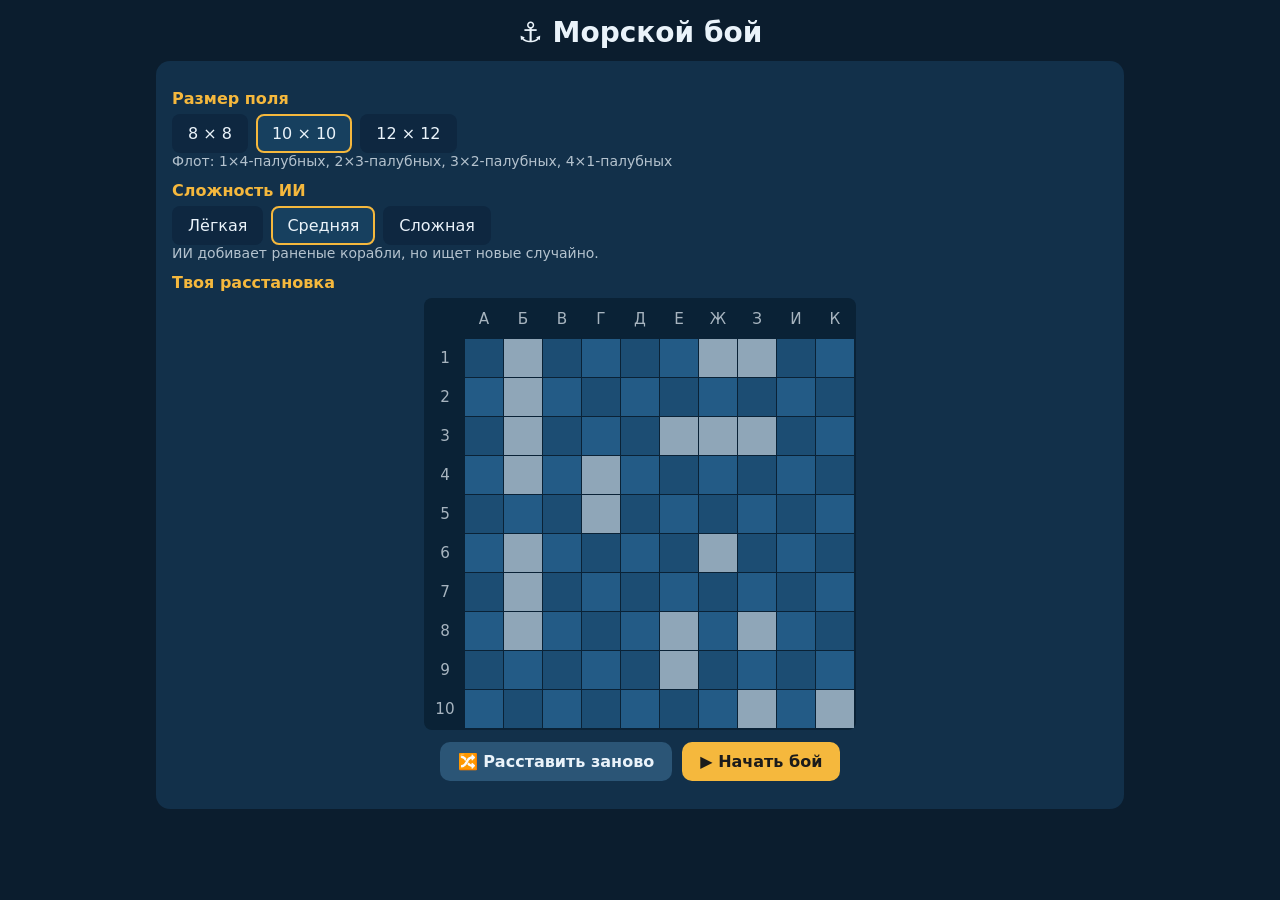
<file: index.htm>
<!DOCTYPE html>
<html lang="ru">
<head>
<meta charset="utf-8">
<meta name="viewport" content="width=device-width, initial-scale=1">
<title>Морской бой</title>
<style>
  :root{
    --bg:#0b1d2e; --panel:#12304a; --water:#1c4d73; --water2:#235b86;
    --ship:#8fa6b8; --hit:#e5483b; --sunk:#7a1f1a; --miss:#cfe3f1; --accent:#f5b83d; --text:#eaf3fa;
  }
  *{box-sizing:border-box}
  body{margin:0;font-family:system-ui,-apple-system,Segoe UI,Roboto,sans-serif;background:var(--bg);color:var(--text);min-height:100vh}
  h1{margin:0 0 4px;font-size:28px;text-align:center}
  .wrap{max-width:1000px;margin:0 auto;padding:16px}
  .panel{background:var(--panel);border-radius:14px;padding:16px;margin:12px auto}
  .hidden{display:none!important}
  .group{margin:12px 0}
  .group>label.title{display:block;margin-bottom:6px;font-weight:600;color:var(--accent)}
  .seg{display:flex;gap:8px;flex-wrap:wrap}
  .seg input{display:none}
  .seg label{padding:8px 14px;border-radius:8px;background:#0e2740;border:2px solid transparent;cursor:pointer;user-select:none}
  .seg input:checked+label{border-color:var(--accent);background:#17405f}
  button{font:inherit;cursor:pointer;border:0;border-radius:10px;padding:10px 18px;background:var(--accent);color:#1b1b1b;font-weight:700}
  button.sec{background:#2b5576;color:var(--text)}
  .row{display:flex;gap:10px;flex-wrap:wrap;margin-top:12px}
  .hint{opacity:.75;font-size:14px}
  #status{text-align:center;font-size:18px;min-height:28px;margin:8px 0;font-weight:600}
  .boards{display:flex;gap:24px;justify-content:center;flex-wrap:wrap}
  .boardbox{text-align:center}
  .boardbox h2{font-size:16px;margin:0 0 6px;font-weight:600}
  .board{--cell:clamp(20px,calc((min(100vw,520px) - 48px) / (var(--n) + 1)),38px);
    display:grid;grid-template-columns:repeat(calc(var(--n) + 1),var(--cell));
    grid-auto-rows:var(--cell);gap:1px;background:#0a2236;padding:2px;border-radius:8px;width:max-content;margin:0 auto}
  .lbl{display:flex;align-items:center;justify-content:center;font-size:calc(var(--cell)*.4);opacity:.7}
  .cell{background:var(--water);display:flex;align-items:center;justify-content:center;position:relative;font-size:calc(var(--cell)*.6);line-height:1}
  .cell:nth-child(even){background:var(--water2)}
  .enemy .cell.free{cursor:crosshair}
  .enemy.active .cell.free:hover{outline:2px solid var(--accent);outline-offset:-2px}
  .cell.ship{background:var(--ship)}
  .cell.miss::after{content:"";width:22%;height:22%;border-radius:50%;background:var(--miss)}
  .cell.hit{background:var(--hit)}
  .cell.hit::after{content:"✕";color:#fff;font-weight:700}
  .cell.sunk{background:var(--sunk)}
  .cell.sunk::after{content:"✕";color:#ffb3ac;font-weight:700}
  .cell.last{outline:2px solid #fff;outline-offset:-2px}
  .info{margin-top:6px;font-size:14px;opacity:.85}
</style>
</head>
<body>
<div class="wrap">
  <h1>⚓ Морской бой</h1>

  <!-- Настройки -->
  <div id="setup" class="panel">
    <div class="group">
      <label class="title">Размер поля</label>
      <div class="seg" id="sizeSeg">
        <input type="radio" name="size" id="s8" value="8"><label for="s8">8 × 8</label>
        <input type="radio" name="size" id="s10" value="10" checked><label for="s10">10 × 10</label>
        <input type="radio" name="size" id="s12" value="12"><label for="s12">12 × 12</label>
      </div>
      <div class="hint" id="fleetInfo"></div>
    </div>
    <div class="group">
      <label class="title">Сложность ИИ</label>
      <div class="seg" id="diffSeg">
        <input type="radio" name="diff" id="d1" value="easy"><label for="d1">Лёгкая</label>
        <input type="radio" name="diff" id="d2" value="medium" checked><label for="d2">Средняя</label>
        <input type="radio" name="diff" id="d3" value="hard"><label for="d3">Сложная</label>
      </div>
      <div class="hint" id="diffInfo"></div>
    </div>
    <div class="group">
      <label class="title">Твоя расстановка</label>
      <div class="boards"><div id="preview"></div></div>
      <div class="row" style="justify-content:center">
        <button class="sec" id="shuffle">🔀 Расставить заново</button>
        <button id="start">▶ Начать бой</button>
      </div>
    </div>
  </div>

  <!-- Игра -->
  <div id="game" class="hidden">
    <div id="status"></div>
    <div class="boards">
      <div class="boardbox"><h2>Твой флот</h2><div id="myBoard"></div><div class="info" id="myInfo"></div></div>
      <div class="boardbox"><h2>Флот противника</h2><div id="enBoard"></div><div class="info" id="enInfo"></div></div>
    </div>
    <div class="row" style="justify-content:center">
      <button class="sec" id="menu">⚙ В меню</button>
    </div>
  </div>
</div>

<script>
(function(){
  const FLEETS = {
    8:  [3,2,2,1,1],
    10: [4,3,3,2,2,2,1,1,1,1],
    12: [5,4,4,3,3,3,2,2,2,1,1,1,1]
  };
  const LETTERS = "АБВГДЕЖЗИКЛМ";
  const DIFF_TEXT = {
    easy:   "ИИ стреляет наугад.",
    medium: "ИИ добивает раненые корабли, но ищет новые случайно.",
    hard:   "ИИ считает вероятности расположения кораблей и почти не промахивается зря."
  };

  const $ = id => document.getElementById(id);
  const val = name => document.querySelector('input[name="'+name+'"]:checked').value;

  let N, diff, me, en, myTurn, over, lastEn=-1, lastMe=-1, stats;

  /* ---------- Модель ---------- */
  function newBoard(n){
    return {n, cells:Array.from({length:n*n},()=>({ship:-1,shot:false})), ships:[]};
  }
  function neighbors(n,i,diag=true){
    const x=i%n, y=(i/n)|0, res=[];
    for(let dy=-1;dy<=1;dy++)for(let dx=-1;dx<=1;dx++){
      if(!dx&&!dy) continue;
      if(!diag && dx&&dy) continue;
      const nx=x+dx, ny=y+dy;
      if(nx>=0&&ny>=0&&nx<n&&ny<n) res.push(ny*n+nx);
    }
    return res;
  }
  function placeFleet(n){
    const fleet = FLEETS[n];
    for(let attempt=0; attempt<200; attempt++){
      const b = newBoard(n);
      let ok = true;
      for(const len of fleet){
        let placed = false;
        for(let t=0;t<500 && !placed;t++){
          const horiz = Math.random()<.5;
          const x = (Math.random()*(horiz? n-len+1 : n))|0;
          const y = (Math.random()*(horiz? n : n-len+1))|0;
          const cells = [];
          for(let k=0;k<len;k++) cells.push((horiz? y : y+k)*n + (horiz? x+k : x));
          // никакие соседи (включая диагонали) не должны быть заняты
          const bad = cells.some(c => b.cells[c].ship>=0 || neighbors(n,c).some(m=>b.cells[m].ship>=0));
          if(bad) continue;
          const id = b.ships.length;
          b.ships.push({cells, hits:0, sunk:false, len});
          cells.forEach(c=>b.cells[c].ship=id);
          placed = true;
        }
        if(!placed){ ok=false; break; }
      }
      if(ok) return b;
    }
    throw new Error("Не удалось расставить корабли");
  }
  // возвращает 'miss' | 'hit' | 'sunk'
  function shoot(b,i){
    const c = b.cells[i];
    c.shot = true;
    if(c.ship<0) return 'miss';
    const s = b.ships[c.ship];
    s.hits++;
    if(s.hits===s.cells.length){
      s.sunk = true;
      s.cells.forEach(ci => neighbors(b.n,ci).forEach(m => { if(b.cells[m].ship<0) b.cells[m].shot = true; }));
      return 'sunk';
    }
    return 'hit';
  }
  const allSunk = b => b.ships.every(s=>s.sunk);

  /* ---------- ИИ ---------- */
  function unshot(b){ const r=[]; b.cells.forEach((c,i)=>{ if(!c.shot) r.push(i); }); return r; }
  function liveHits(b){
    const r=[]; b.cells.forEach((c,i)=>{ if(c.shot && c.ship>=0 && !b.ships[c.ship].sunk) r.push(i); });
    return r;
  }
  const pick = arr => arr[(Math.random()*arr.length)|0];

  function aiEasy(b){ return pick(unshot(b)); }

  function aiMedium(b){
    const n=b.n, hits=liveHits(b);
    if(hits.length){
      let cand = [];
      if(hits.length>=2){
        // корабль уже направлен — продолжаем по линии
        const sameRow = hits.every(h=>((h/n)|0)===((hits[0]/n)|0));
        const sameCol = hits.every(h=>h%n===hits[0]%n);
        hits.forEach(h=>{
          neighbors(n,h,false).forEach(m=>{
            if(b.cells[m].shot) return;
            const horiz = ((m/n)|0)===((h/n)|0);
            if((sameRow&&horiz)||(sameCol&&!horiz)) cand.push(m);
          });
        });
      }
      if(!cand.length) hits.forEach(h=>neighbors(n,h,false).forEach(m=>{ if(!b.cells[m].shot) cand.push(m); }));
      if(cand.length) return pick(cand);
    }
    const free = unshot(b);
    const par = free.filter(i => ((i%n)+((i/n)|0))%2===0);
    return pick(par.length? par : free);
  }

  function aiHard(b){
    const n=b.n, hits=liveHits(b);
    const score = new Array(n*n).fill(0);
    const lens = b.ships.filter(s=>!s.sunk).map(s=>s.len);
    const usable = c => !c.shot || (c.ship>=0 && !b.ships[c.ship].sunk);
    for(const len of new Set(lens)){
      const count = lens.filter(l=>l===len).length;
      for(let y=0;y<n;y++)for(let x=0;x<n;x++){
        for(const horiz of [true,false]){
          if(horiz? x+len>n : y+len>n) continue;
          const cells=[]; let ok=true, k=0;
          for(let t=0;t<len;t++){
            const i=(horiz? y : y+t)*n+(horiz? x+t : x);
            const c=b.cells[i];
            if(!usable(c)){ ok=false; break; }
            if(c.shot) k++;
            cells.push(i);
          }
          if(!ok) continue;
          const w = (k>0 ? 100*k : 1) * count;
          cells.forEach(i=>{ if(!b.cells[i].shot) score[i]+=w; });
        }
      }
    }
    let best=-1, bi=[];
    unshot(b).forEach(i=>{
      if(score[i]>best){ best=score[i]; bi=[i]; }
      else if(score[i]===best) bi.push(i);
    });
    return pick(bi);
  }

  function aiMove(){
    const f = diff==='easy'? aiEasy : diff==='medium'? aiMedium : aiHard;
    return f(me);
  }

  /* ---------- Отрисовка ---------- */
  function renderBoard(container, b, isEnemy, last){
    const n=b.n;
    container.innerHTML="";
    const el=document.createElement("div");
    el.className="board"+(isEnemy?" enemy"+(myTurn&&!over?" active":""):"");
    el.style.setProperty("--n",n);
    el.appendChild(document.createElement("div")).className="lbl";
    for(let x=0;x<n;x++){ const d=document.createElement("div"); d.className="lbl"; d.textContent=LETTERS[x]; el.appendChild(d); }
    for(let y=0;y<n;y++){
      const l=document.createElement("div"); l.className="lbl"; l.textContent=y+1; el.appendChild(l);
      for(let x=0;x<n;x++){
        const i=y*n+x, c=b.cells[i];
        const d=document.createElement("div");
        let cls="cell";
        if(c.shot){
          if(c.ship>=0) cls += b.ships[c.ship].sunk? " sunk":" hit";
          else cls += " miss";
        } else {
          if(!isEnemy && c.ship>=0) cls += " ship";
          if(isEnemy) cls += " free";
        }
        // на чужом поле показываем потопленные корабли
        if(i===last) cls+=" last";
        d.className=cls;
        if(isEnemy && !c.shot) d.addEventListener("click",()=>playerShot(i));
        el.appendChild(d);
      }
    }
    container.appendChild(el);
  }
  function setStatus(t){ $("status").textContent=t; }
  function render(){
    renderBoard($("myBoard"),me,false,lastMe);
    renderBoard($("enBoard"),en,true,lastEn);
    $("myInfo").textContent = "Кораблей осталось: "+me.ships.filter(s=>!s.sunk).length+" из "+me.ships.length;
    $("enInfo").textContent = "Кораблей осталось: "+en.ships.filter(s=>!s.sunk).length+" из "+en.ships.length
      + " · выстрелов: "+stats.shots+", попаданий: "+stats.hits;
  }
  const cellName = i => LETTERS[i%N]+((i/N)|0)+1 > "" ? LETTERS[i%N]+(((i/N)|0)+1) : "";

  /* ---------- Ход игры ---------- */
  function playerShot(i){
    if(!myTurn||over||en.cells[i].shot) return;
    stats.shots++;
    lastEn=i;
    const r=shoot(en,i);
    if(r!=='miss') stats.hits++;
    if(allSunk(en)){ over=true; myTurn=false; render(); setStatus("🏆 Победа! Весь флот противника потоплен."); showEnd(); return; }
    if(r==='miss'){
      myTurn=false; render();
      setStatus("Мимо ("+cellName(i)+"). Ходит ИИ…");
      setTimeout(aiTurn,650);
    } else {
      render();
      setStatus(r==='sunk' ? "Корабль потоплен! Стреляй ещё." : "Попадание! Стреляй ещё.");
    }
  }
  function aiTurn(){
    if(over) return;
    const i=aiMove();
    lastMe=i;
    const r=shoot(me,i);
    render();
    if(allSunk(me)){ over=true; setStatus("💀 Поражение. ИИ потопил весь твой флот."); showEnd(); return; }
    if(r==='miss'){
      myTurn=true; render();
      setStatus("ИИ промахнулся ("+cellName(i)+"). Твой ход.");
    } else {
      setStatus("ИИ "+(r==='sunk'?"потопил корабль":"попал")+" ("+cellName(i)+")…");
      setTimeout(aiTurn,700);
    }
  }
  function showEnd(){
    // показать оставшиеся корабли противника
    en.cells.forEach(c=>{ /* показываем как неподбитые корабли */ });
    const box=$("enBoard").querySelector(".board");
    if(box){
      const cells=box.querySelectorAll(".cell");
      en.cells.forEach((c,i)=>{ if(c.ship>=0 && !c.shot) cells[i].classList.add("ship"); });
      box.classList.remove("active");
    }
    const row=document.createElement("div");
    row.className="row"; row.style.justifyContent="center";
    const b=document.createElement("button"); b.textContent="🔁 Сыграть ещё";
    b.onclick=startGame; row.appendChild(b);
    if(!document.getElementById("again")){ row.id="again"; $("game").appendChild(row); }
  }

  /* ---------- Меню ---------- */
  let previewBoard=null;
  function updateInfo(){
    const n=+val("size");
    const f=FLEETS[n], cnt={};
    f.forEach(l=>cnt[l]=(cnt[l]||0)+1);
    $("fleetInfo").textContent="Флот: "+Object.keys(cnt).sort((a,b)=>b-a).map(l=>cnt[l]+"×"+l+"-палубных").join(", ");
    $("diffInfo").textContent=DIFF_TEXT[val("diff")];
  }
  function newPreview(){
    previewBoard=placeFleet(+val("size"));
    const c=$("preview");
    renderBoard(c,previewBoard,false,-1);
  }
  function startGame(){
    N=+val("size"); diff=val("diff");
    me=previewBoard && previewBoard.n===N ? previewBoard : placeFleet(N);
    previewBoard=null;
    en=placeFleet(N);
    myTurn=true; over=false; lastEn=lastMe=-1; stats={shots:0,hits:0};
    const old=document.getElementById("again"); if(old) old.remove();
    $("setup").classList.add("hidden");
    $("game").classList.remove("hidden");
    render();
    setStatus("Твой ход — стреляй по полю противника.");
  }

  document.querySelectorAll('input[name="size"]').forEach(r=>r.addEventListener("change",()=>{ updateInfo(); newPreview(); }));
  document.querySelectorAll('input[name="diff"]').forEach(r=>r.addEventListener("change",updateInfo));
  $("shuffle").onclick=newPreview;
  $("start").onclick=()=>{ startGame(); };
  $("menu").onclick=()=>{
    over=true; myTurn=false;
    $("game").classList.add("hidden");
    $("setup").classList.remove("hidden");
    previewBoard=null; newPreview();
  };

  updateInfo();
  newPreview();
})();
</script>
</body>
</html>
</file>
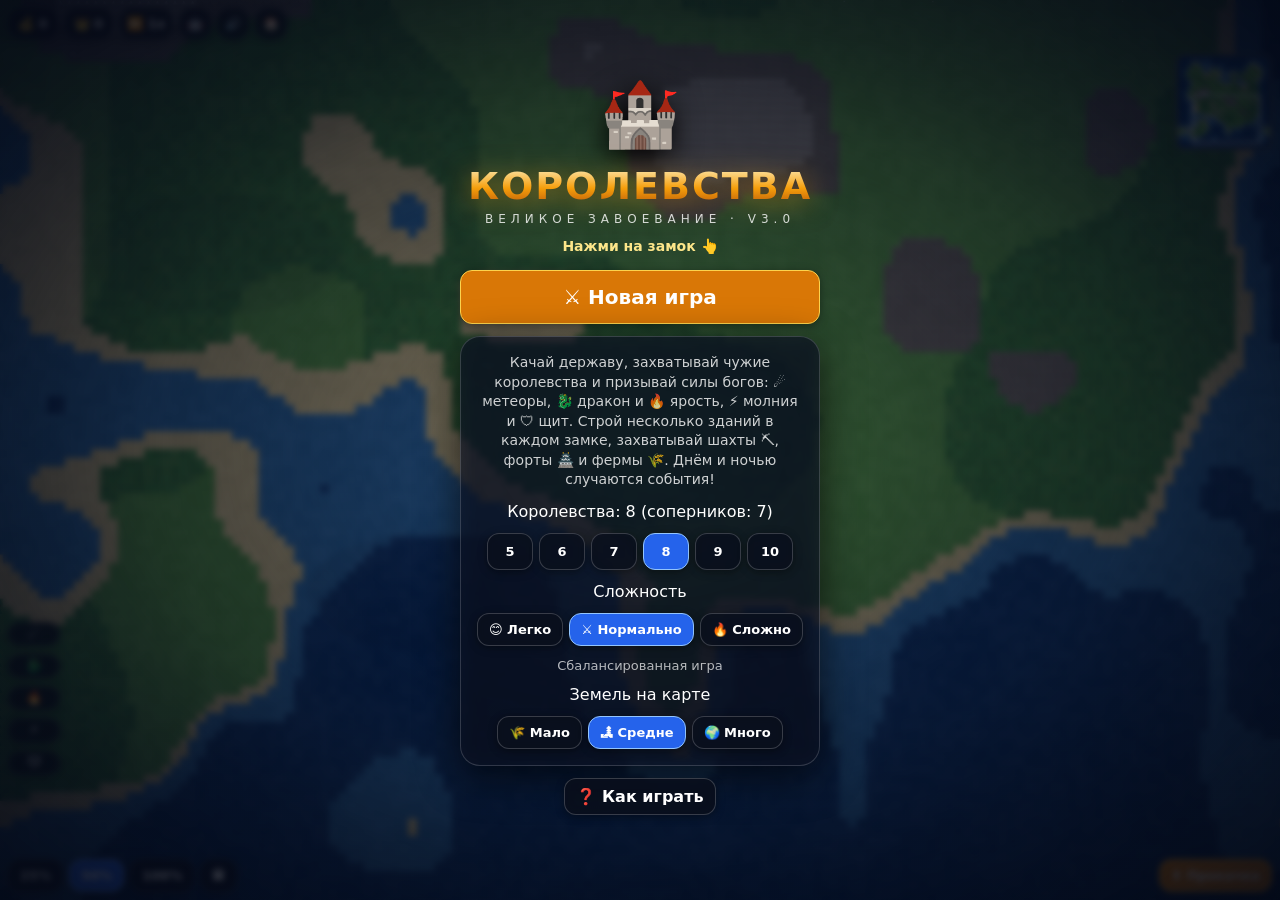
<file: index (3).html>
<!DOCTYPE html>
<html lang="ru"><head><meta charset="utf-8">
<meta name="viewport" content="width=device-width,initial-scale=1,maximum-scale=1,user-scalable=no,viewport-fit=cover">
<title>Королевства: Завоевание</title>
<script async src="https://telegram.org/js/telegram-web-app.js" onload="window.initTg&&initTg()"></script>
<style>
*{box-sizing:border-box;-webkit-tap-highlight-color:transparent;user-select:none;-webkit-user-select:none}
html,body{margin:0;height:100%;overflow:hidden;background:#0b1220;font-family:system-ui,-apple-system,Segoe UI,Roboto,sans-serif;color:#fff;overscroll-behavior:none}
#c{position:fixed;inset:0;width:100%;height:100%;touch-action:none}
.bar{position:fixed;left:0;right:0;display:flex;gap:6px;padding:8px;pointer-events:none;flex-wrap:wrap}
#top{top:env(safe-area-inset-top,0)}
#bot{bottom:env(safe-area-inset-bottom,0);pointer-events:none}
.chip,.btn{backdrop-filter:blur(6px);box-shadow:0 2px 8px #0006;background:rgba(10,16,30,.82);border:1px solid #ffffff30;border-radius:12px;padding:8px 11px;font-weight:700;font-size:14px;color:#fff}
.btn{pointer-events:auto;cursor:pointer;font-family:inherit}
.btn.on{background:#2563eb;border-color:#93c5fd}
.btn:disabled{opacity:.45}
.btn.main{background:#d97706;border-color:#fcd34d;margin-left:auto}
#vg{position:fixed;inset:0;pointer-events:none;background:radial-gradient(ellipse at center,transparent 55%,rgba(0,10,30,.55))}
#mini{position:fixed;right:8px;top:calc(env(safe-area-inset-top,0px) + 54px);width:96px;height:96px;border:2px solid #ffffff50;border-radius:8px;background:#000;touch-action:none}
#toast{position:fixed;left:50%;top:calc(env(safe-area-inset-top,0px) + 108px);transform:translateX(-50%);background:rgba(10,16,30,.92);border:1px solid #ffffff40;border-radius:12px;padding:8px 14px;font-size:14px;font-weight:600;max-width:80%;text-align:center;opacity:0;transition:opacity .25s;pointer-events:none}
#selbox{position:fixed;left:8px;right:8px;bottom:calc(env(safe-area-inset-bottom,0px) + 64px);display:none;align-items:center;gap:8px;justify-content:space-between;background:rgba(10,16,30,.9);border:1px solid #ffffff30;border-radius:12px;padding:8px 10px;font-size:14px;font-weight:600}
#sheet{position:fixed;left:0;right:0;bottom:0;max-height:75%;overflow:auto;background:#111a2e;border-top:2px solid #ffffff30;border-radius:18px 18px 0 0;padding:14px 14px calc(env(safe-area-inset-bottom,0px) + 16px);transform:translateY(105%);transition:transform .25s}
#sheet.open{transform:none}
#sheet h3{margin:12px 0 6px;font-size:15px;opacity:.8}
.hd{display:flex;justify-content:space-between;font-size:18px;font-weight:800}
.row{display:flex;align-items:center;gap:10px;padding:9px 0;border-bottom:1px solid #ffffff14}
.row .t{flex:1;font-weight:700;font-size:15px}.row small{display:block;opacity:.65;font-weight:500;font-size:12px}
.rk{font-size:14px;padding:4px 0;display:flex;align-items:center;gap:8px}.rk i{width:12px;height:12px;border-radius:50%;display:inline-block}.rk.d{opacity:.4;text-decoration:line-through}
#ov{position:fixed;inset:0;background:rgba(6,10,20,.92);display:flex;flex-direction:column;align-items:center;justify-content:center;gap:14px;padding:24px;text-align:center}
#ov h1{margin:0;font-size:28px}#ov p{margin:0;opacity:.8;font-size:14px;max-width:340px;line-height:1.4}
#cnt{display:flex;gap:6px;flex-wrap:wrap;justify-content:center;max-width:320px}
#dif,#den{display:flex;gap:6px;flex-wrap:wrap;justify-content:center}
#cnt .btn{width:46px;padding:10px 0;text-align:center}
#ov{background:radial-gradient(ellipse at center,rgba(6,10,25,.4),rgba(4,8,20,.9));backdrop-filter:blur(3px);overflow:auto}
#ov h1{font-size:38px;letter-spacing:2px;background:linear-gradient(180deg,#fef3c7,#f59e0b 55%,#b45309);-webkit-background-clip:text;background-clip:text;color:transparent;filter:drop-shadow(0 4px 14px #f59e0b90)}
.logo{font-size:64px;animation:fl 3s ease-in-out infinite;filter:drop-shadow(0 6px 14px #000)}@keyframes fl{50%{transform:translateY(-8px) rotate(5deg)}}
.sub{letter-spacing:5px;font-size:12px;opacity:.8;text-transform:uppercase;margin-top:-8px}
.card{background:rgba(12,18,34,.62);border:1px solid #ffffff2a;border-radius:20px;padding:16px;display:flex;flex-direction:column;gap:12px;align-items:center;max-width:360px;backdrop-filter:blur(10px);box-shadow:0 10px 40px #000a}
#go{animation:pl 1.8s infinite}@keyframes pl{50%{box-shadow:0 0 28px #f59e0b}}
#spells{position:fixed;left:8px;bottom:calc(env(safe-area-inset-bottom,0px) + 120px);display:flex;flex-direction:column;gap:8px}
.sp{width:58px;padding:6px 0;text-align:center;font-size:22px;line-height:1.1}.sp small{display:block;font-size:11px;opacity:.85}
#ovp{white-space:pre-line}
#vg.rg{background:radial-gradient(ellipse at center,transparent 40%,rgba(220,38,38,.55))}
#shop{position:fixed;inset:0;background:rgba(6,10,20,.97);display:none;flex-direction:column;padding:16px calc(env(safe-area-inset-right,0px) + 16px) 24px;overflow:auto;z-index:5}
#selbox{flex-wrap:wrap}.sp{width:52px;padding:4px 0;font-size:20px}
#spells{bottom:calc(env(safe-area-inset-bottom,0px) + 125px)}
.chip,.btn{font-size:13px}.chip{padding:7px 9px}#inc{display:none}#au,#mu,#hm,#spd{padding:7px 7px}#tsheet,#psheet{position:fixed;left:0;right:0;bottom:0;max-height:75%;overflow:auto;background:#111a2e;border-top:2px solid #ffffff30;border-radius:18px 18px 0 0;padding:14px 14px calc(env(safe-area-inset-bottom,0px) + 16px);transform:translateY(105%);transition:transform .25s;z-index:3}#tsheet.open,#psheet.open{transform:none}#tsheet h3,#psheet h3{margin:12px 0 6px;font-size:15px;opacity:.8}
#ov{justify-content:flex-start;-webkit-overflow-scrolling:touch;padding:20px 16px 28px;gap:12px}#ov>:first-child{margin-top:auto}#helpb{margin-bottom:auto}
.logo{cursor:pointer}.logo.pop{animation:pop .25s}@keyframes pop{50%{transform:scale(1.3) rotate(8deg)}}
.pf{position:fixed;font-size:26px;pointer-events:none;z-index:9;animation:pf 1.1s ease-out forwards}@keyframes pf{to{transform:translate(var(--dx),var(--dy)) rotate(var(--r));opacity:0}}
#qt{font-size:14px;font-weight:700;color:#fde68a;text-align:center;max-width:320px;min-height:20px;order:3}
#ov .logo{order:1}#ovt{order:2}#ov .sub{order:3}#cont{order:4}#go{order:5}#ov .card{order:6;width:100%;max-width:360px}#helpb{order:7}#ov>*{flex-shrink:0}#ovp{font-size:13px}#cont,#go{width:100%;max-width:360px}#selbox{padding:6px 8px;font-size:13px;gap:6px;bottom:calc(env(safe-area-inset-bottom,0px) + 58px)}#seltxt{flex:1;min-width:0}#nodeup{padding:6px 8px}#blds .btn{flex:1;padding:5px 0;font-size:16px;line-height:1.15;text-align:center}#blds small{display:block;font-size:11px;opacity:.85}#hint{width:100%;font-size:11px;opacity:.65;font-weight:500}
</style></head><body>
<canvas id="c"></canvas>
<div id="vg"></div>
<div class="bar" id="top"><div class="chip" id="gold">💰 0</div><div class="chip" id="inc">+0/с</div><div class="chip" id="alive">👑 0</div><div class="chip btn" id="spd">⏩ 1x</div><div class="chip btn" id="au">🤖</div><div class="chip btn" id="mu">🔊</div><div class="chip btn" id="hm">🏠</div></div>
<canvas id="mini" width="96" height="96"></canvas>
<div id="toast"></div>
<div id="selbox"><span id="seltxt"></span><button class="btn" id="nodeup">🏗 Меню</button></div>
<div id="spells"><button class="btn sp" id="sm">☄️<small></small></button><button class="btn sp" id="sd">🐉<small></small></button><button class="btn sp" id="sr">🔥<small></small></button><button class="btn sp" id="sl">⚡<small></small></button><button class="btn sp" id="ss">🛡<small></small></button></div>
<div class="bar" id="bot"><button class="btn on" data-p="0.25">25%</button><button class="btn on" data-p="0.5" id="p50">50%</button><button class="btn" data-p="1">100%</button><button class="btn" id="polbtn">🏛</button><button class="btn main" id="upbtn">⬆ Прокачка</button></div>
<div id="sheet"><div class="hd"><span>Прокачка королевства</span><span id="x" style="cursor:pointer;padding:0 6px">✕</span></div><div id="ups"></div><button class="btn" id="nodeup2" style="display:none"></button><h3>Рейтинг королевств</h3><div id="rank"></div></div>
<div id="tsheet"></div><div id="psheet"></div><div id="ov"><div class="logo">🏰</div><h1 id="ovt">КОРОЛЕВСТВА</h1><div class="sub">Великое завоевание · v3.0</div><div id="qt">Нажми на замок 👆</div>
<div class="card"><p id="ovp">Качай державу, захватывай чужие королевства и призывай силы богов: ☄️ метеоры, 🐉 дракон и 🔥 ярость, ⚡ молния и 🛡 щит. Строй несколько зданий в каждом замке, захватывай шахты ⛏, форты 🏯 и фермы 🌾. Днём и ночью случаются события!</p><div id="cl"></div><div id="cnt"></div><div>Сложность</div><div id="dif"></div><div id="dd" style="font-size:13px;opacity:.7"></div><div>Земель на карте</div><div id="den"></div></div>
<button class="btn main" id="cont" style="margin:0;font-size:18px;display:none"></button>
<span id="gm" hidden></span><button class="btn" id="helpb" style="font-size:16px">❓ Как играть</button>
<button class="btn main" id="go" style="margin:0;font-size:20px;padding:14px 38px">⚔ Новая игра</button></div>

<script>
let tg=null;function initTg(){tg=window.Telegram&&Telegram.WebApp;if(tg){try{tg.ready();tg.expand();try{tg.disableVerticalSwipes()}catch(e){}tg.setHeaderColor('#0b1220');tg.setBackgroundColor('#0b1220')}catch(e){}}}initTg();
const $=id=>document.getElementById(id);
const W=3200,T=16,G=W/T;
const NAMES=['Ваше королевство','Алый Орден','Золотая Орда','Изумрудный Союз','Фиолетовый Круг','Оранжевый Клан','Бирюзовая Лига','Розовое Царство','Серая Стража','Чёрный Легион'];
const COLS=['#3b82f6','#ef4444','#eab308','#22c55e','#a855f7','#f97316','#14b8a6','#ec4899','#9ca3af','#1f2937'];
const UP={eco:['💰','Экономика','+25% золота'],rec:['🪖','Набор войск','+30% прироста войск'],atk:['⚔️','Атака','+12% силы атаки'],def:['🛡','Защита','+12% защиты']};
const slotsOf=n=>(n.cap?3:1)+(n.lvl>=3?1:0)+(n.lvl>=6?1:0)+(n.lvl>=9?1:0),bcount=(n,q)=>n.bs.filter(x=>x===q).length,bcost=(n,q)=>Math.round(BLD[q][2]*(1+.4*n.bs.length));
const cost=(k,key)=>Math.round(40*Math.pow(1.55,k[key])*(k.id===0?1-.05*SV.u.disc:1));
const nodeCost=n=>Math.round(60*Math.pow(1.8,n.lvl));
const maxT=n=>Math.round((n.cap?90:45)*(1+.4*n.lvl));
const defMult=t=>(1+.12*(t.owner>=0?ks[t.owner].def:0))*(1+.15*t.lvl)*(t.cap?1.2:1)*Math.pow(1.3,bcount(t,'tw'))*(t.kind==='f'?1.25:1)*(t.owner===0&&shld>0?1.8:1);
const income=k=>nodes.reduce((s,n)=>n.owner===k.id?s+(n.cap?4:2)+bcount(n,'mk')*3+(n.kind==='g'?3:0):s,0)*(1+.25*k.eco);
let ks=[],nodes=[],armies=[],sel=null,pct=.5,sp=1,playTime=0,running=false,N=8,mapC=null,terr=null,frame=0;
let fx=[],chests=[],chT=8;const mkRel=()=>Array.from({length:10},()=>Array(10).fill(0));let rel=mkRel(),offers=[];
const DIFFS=[{n:'😊 Легко',t0:5,t1:3,ratio:1.8,grace:60,gold:.6,aggr:.4,up:.4,pg:150},{n:'⚔️ Нормально',t0:3.5,t1:2,ratio:1.4,grace:30,gold:.85,aggr:.8,up:.7,pg:100},{n:'🔥 Сложно',t0:2.5,t1:2,ratio:1.2,grace:10,gold:1,aggr:1,up:1,pg:80}];
let df=1,dc=DIFFS[1];
const SP={m:{c:120,cd:30},d:{c:180,cd:45},r:{c:150,cd:50},l:{c:90,cd:20},s:{c:130,cd:40}};let shld=0,rage=0,evT=50,gl=0,stt={cap:0,el:0},spell=null,spCd={m:0,d:0,r:0,l:0,s:0},shake=0,mets=[],drags=[];
let SV={g:0,u:{gold:0,troops:0,disc:0,magic:0},col:0,own:[0],day:''};
try{Object.assign(SV,JSON.parse(localStorage.getItem('kw_sv')||'{}'))}catch(e){}
SV.ach=SV.ach||{};SV.st=SV.st||{};
const ACH={first:['Первая победа','Победи в бою',5],hard:['Огонь и пламя','Победи на «Сложно»',15],fast:['Блицкриг','Победи быстрее 10 минут',10],c10:['Завоеватель','10 захватов за одну игру',5],k3:['Свергатель','Уничтожь 3 королевства за игру',8],rich:['Казна','Накопи 1000 золота',5],dragon:['Повелитель драконов','Призови дракона',3],chest:['Кладоискатель','Собери 20 сундуков',5],big:['Империя','Владей 15 землями одновременно',8],vet:['Ветеран','Одержи 5 побед',10],sh:['Под защитой','Используй щит',3]};
function ach(id){return;if(SV.ach[id])return;SV.ach[id]=1;SV.g+=ACH[id][2];save();toast('🏅 '+ACH[id][0]+' · +'+ACH[id][2]+' 💎');snd('win')}
let mapSeed=0;
function applySP(){for(const q in BSP){SP[q].c=Math.round(BSP[q][0]*(1-.1*SV.u.magic));SP[q].cd=Math.round(BSP[q][1]*(1-.1*SV.u.magic))}}
function saveGame(){if(!running||!ks.length)return;try{localStorage.setItem('kw_g2',JSON.stringify({seed:mapSeed,N,df,t:playTime,ks,nodes,armies:armies.map(a=>({x:a.x,y:a.y,f:a.from.id,to:a.to.id,owner:a.owner,n:a.n})),chests,rage,gl,evT,spCd,stt,rel,cam:{x:cam.x,y:cam.y,z:cam.z}}))}catch(e){}}
function loadGame(){let G=null;try{G=JSON.parse(localStorage.getItem('kw_g2'))}catch(e){}if(!G)return false;
 N=G.N;df=G.df;dc=DIFFS[df];buildMap(G.seed);ks=G.ks;nodes=G.nodes;armies=G.armies.map(a=>({x:a.x,y:a.y,from:nodes[a.f],to:nodes[a.to],owner:a.owner,n:a.n}));chests=G.chests||[];rel=G.rel||mkRel();offers=[];rage=G.rage||0;gl=G.gl||0;evT=G.evT||50;Object.assign(spCd,G.spCd);stt=G.stt||{cap:0,el:0};playTime=G.t;
 fx=[];mets=[];drags=[];spell=null;sel=null;shake=0;sp=1;shld=0;$('spd').textContent='⏩ 1x';applySP();Object.assign(cam,G.cam);clamp();running=true;$('ov').style.display='none';ui();toast('▶ Игра продолжена');return true}
function showCont(){let G=null;try{G=JSON.parse(localStorage.getItem('kw_g2'))}catch(e){}const b=$('cont');b.style.display=G?'':'none';if(G)b.textContent='▶ Продолжить · '+Math.floor(G.t/60)+' мин · '+G.N+' королевств'}
const save=()=>{SV.ts=Date.now();const j=JSON.stringify(SV);try{localStorage.setItem('kw_sv',j)}catch(e){}try{tg&&tg.CloudStorage&&tg.CloudStorage.setItem('kw_sv',j)}catch(e){}},today=()=>new Date().toISOString().slice(0,10),yest=()=>new Date(Date.now()-864e5).toISOString().slice(0,10);
const ttl=()=>{const w=SV.st.wins||0;return w>=20?'Император':w>=10?'Король':w>=6?'Герцог':w>=3?'Барон':w>=1?'Рыцарь':'Рекрут'};
const BLD={tw:['🧱','Башня',80],ba:['⚔','Казарма',100],mk:['🏦','Рынок',120],fg:['⚒','Кузница',110],tm:['⛪','Храм',130]},DENS=[['🌾 Мало',3],['🏞 Средне',4.5],['🌍 Много',6]],BD={tw:'+30% защ.',ba:'×1.6 воины',mk:'+3💰/с',fg:'+10% атака',tm:'+0.5 воин/с'},BSP={m:[120,30],d:[180,45],r:[150,50],l:[90,20],s:[130,40]};
const PCOL=['#3b82f6','#0ea5e9','#84cc16','#fb7185','#d946ef','#f8fafc'];
const SH=[['gold','💰','Богатый старт','+50 золота в начале боя',5,8],['troops','🪖','Закалённые воины','+5 воинов в столице',5,8],['disc','🏷','Скидка на прокачку','−5% цены прокачки',5,12],['magic','🔮','Мастер магии','−10% цена и перезарядка способностей',3,15]];
function build(q){if(!sel||sel.owner!==0||sel.bs.length>=slotsOf(sel))return;const k=ks[0],c=bcost(sel,q);if(k.gold<c)return;k.gold-=c;sel.bs.push(q);burst(sel.x,sel.y,'#fde047',16);snd('cap');ui();saveGame()}
function zap(x,y){snd('boom');shake=Math.max(shake,.4);fx.push({x,y,vx:0,vy:0,l:.4,m:.4,bolt:1,c:'#e0f2fe'});burst(x,y,'#bae6fd',30);
 for(const n of nodes)if(n.owner!==0&&Math.hypot(n.x-x,n.y-y)<130)n.troops*=.6;armies=armies.filter(a=>a.owner===0||Math.hypot(a.x-x,a.y-y)>130)}
let AC=null,mute=false,sl={},dn=1;
if(SV.set){df=SV.set.df;N=SV.set.N;mute=!!SV.set.mute;dn=SV.set.dn!=null?SV.set.dn:1}
function snd(k){try{tg&&tg.HapticFeedback.impactOccurred(k==='boom'?'heavy':k==='cap'||k==='rage'?'medium':'light')}catch(e){}if(mute)return;try{const n=performance.now();if(n-(sl[k]||0)<90)return;sl[k]=n;AC=AC||new(window.AudioContext||window.webkitAudioContext)();if(AC.state==='suspended')AC.resume();const t=AC.currentTime;
 const tone=(f,d,ty,v,f2,o=0)=>{const os=AC.createOscillator(),g=AC.createGain();os.type=ty;os.frequency.setValueAtTime(f,t+o);if(f2)os.frequency.exponentialRampToValueAtTime(f2,t+o+d);g.gain.setValueAtTime(v,t+o);g.gain.exponentialRampToValueAtTime(.001,t+o+d);os.connect(g);g.connect(AC.destination);os.start(t+o);os.stop(t+o+d)};
 const noise=(d,fq,v)=>{const b=AC.createBuffer(1,AC.sampleRate*d,AC.sampleRate),a=b.getChannelData(0);for(let i=0;i<a.length;i++)a[i]=(Math.random()*2-1)*(1-i/a.length);const sr=AC.createBufferSource();sr.buffer=b;const fl=AC.createBiquadFilter();fl.type='lowpass';fl.frequency.value=fq;const g=AC.createGain();g.gain.value=v;sr.connect(fl);fl.connect(g);g.connect(AC.destination);sr.start(t)};
 if(k==='boom'){noise(.6,500,.5);tone(90,.4,'sine',.5,30)}else if(k==='fire')noise(1.2,2500,.25);
 else if(k==='coin'){tone(880,.12,'square',.1);tone(1320,.2,'square',.1,0,.09)}
 else if(k==='cap')[523,659,784,1047].forEach((q,i)=>tone(q,.18,'triangle',.2,0,i*.08));
 else if(k==='rage')tone(110,.7,'sawtooth',.2,440);
 else if(k==='horn'){tone(220,.5,'sawtooth',.15);tone(330,.5,'sawtooth',.12,0,.15)}
 else if(k==='win')[523,659,784,1047,1319].forEach((q,i)=>tone(q,.3,'triangle',.25,0,i*.12));
 else if(k==='lose')tone(300,.9,'sawtooth',.2,60)}catch(e){}}
function gameEvent(){const r=Math.random();
 if(r<.15){const v=100+(Math.random()*150|0);ks[0].gold+=v;toast('🐪 Торговый караван! +'+v+' 💰');snd('coin')}
 else if(r<.4){gl=25;toast('💰 Золотая лихорадка! Доход ×2 на 25 с');snd('coin')}
 else if(r<.7){toast('🌋 Небесный огонь! Метеориты бьют по всем!');snd('horn');const cx=300+Math.random()*(W-600),cy=300+Math.random()*(W-600);for(let i=0;i<16;i++){const a=Math.random()*6.28,q=Math.sqrt(Math.random())*220;mets.push({x:cx+Math.cos(a)*q,y:cy+Math.sin(a)*q,d:i*.12,t:0,all:1})}}
 else{nodes.filter(x=>x.owner===0).forEach(x=>{x.troops=Math.min(maxT(x),x.troops+15);burst(x.x,x.y,'#fde047',14)});toast('✨ Благословение! +15 воинов в ваших замках');snd('cap')}}
function impact(x,y,all){snd('boom');burst(x,y,'#f97316',22);burst(x,y,'#fde047',10);shake=Math.max(shake,.35);
 for(const n of nodes)if((all||n.owner!==0)&&Math.hypot(n.x-x,n.y-y)<95)n.troops=Math.max(0,n.troops*.88-2);
 armies=armies.filter(a=>(!all&&a.owner===0)||Math.hypot(a.x-x,a.y-y)>55);fx.push({x,y,vx:0,vy:0,l:.5,m:.5,ring:1,c:'#fdba74'})}
function burst(x,y,c,n=18){for(let i=0;i<n;i++){const a=Math.random()*6.28,v=40+Math.random()*90;fx.push({x,y,vx:Math.cos(a)*v,vy:Math.sin(a)*v-30,g:120,l:.8+Math.random()*.5,m:1.3,c,r:2+Math.random()*3})}}
function ftxt(x,y,t,c){fx.push({x,y,vx:0,vy:-30,l:1.4,m:1.4,t,c})}
const cam={x:0,y:0,z:.6};let auto=false,autoT=0,idle=0;
const vis=(x,y,r)=>x>cam.x-r&&x<cam.x+vw/cam.z+r&&y>cam.y-r&&y<cam.y+vh/cam.z+r,mbase=Object.assign(document.createElement('canvas'),{width:96,height:96});
const cv=$('c'),ctx=cv.getContext('2d'),mini=$('mini'),mctx=mini.getContext('2d');
let vw=0,vh=0,dpr=1;
function resize(){dpr=Math.min(window.devicePixelRatio||1,1.5);vw=innerWidth;vh=innerHeight;cv.width=vw*dpr;cv.height=vh*dpr;clamp()}
function clamp(){const mz=Math.max(vw,vh)/W;cam.z=Math.max(mz,Math.min(2.2,cam.z));cam.x=Math.max(0,Math.min(W-vw/cam.z,cam.x));cam.y=Math.max(0,Math.min(W-vh/cam.z,cam.y))}
addEventListener('resize',resize);

/* ---------- Карта ---------- */
let seed=1;const rnd=()=>{seed=(seed*16807)%2147483647;return (seed-1)/2147483646};
function vn(t,n,x,y){const xi=Math.floor(x),yi=Math.floor(y),xf=x-xi,yf=y-yi,s=q=>q*q*(3-2*q);
 const a=t[(yi%n)*n+xi%n],b=t[(yi%n)*n+(xi+1)%n],c=t[((yi+1)%n)*n+xi%n],d=t[((yi+1)%n)*n+(xi+1)%n],u=s(xf),v=s(yf);
 return a+(b-a)*u+(c-a)*v+(a-b-c+d)*u*v}
const mk=ns=>{const tb=ns.map(n=>Array.from({length:n*n},rnd));return (x,y)=>{let v=0,s=0;ns.forEach((n,i)=>{const a=1/(i+1.5);v+=a*vn(tb[i],n,x*n*.999,y*n*.999);s+=a});return v/s}};
function buildMap(sd){
 mapSeed=seed=sd||(Math.random()*1e6|0)+1;
 const hN=mk([5,10,20]),mN=mk([6,12]);
 mapC=document.createElement('canvas');mapC.width=mapC.height=W;const m=mapC.getContext('2d');
 terr=new Uint8Array(G*G);const R=Math.random;
 const col=(r,g,b,j)=>`rgb(${Math.max(0,Math.min(255,r+j))|0},${Math.max(0,Math.min(255,g+j))|0},${Math.max(0,Math.min(255,b+j))|0})`;
 for(let j=0;j<G;j++)for(let i=0;i<G;i++){
  const x=i/G,y=j/G,d=Math.max(Math.abs(x*2-1),Math.abs(y*2-1));
  const h=hN(x,y)-.4*Math.pow(d,3.5),mo=mN(x,y);
  let t=h<.3?0:h<.38?1:h<.42?2:h<.68?(mo>.52?4:3):h<.75?5:6;
  terr[j*G+i]=t;const px=i*T,py=j*T,jt=(R()-.5)*12,sh=(h-.5)*40;let c;
  if(t==0)c=col(26,70,128,jt+sh);else if(t==1)c=col(54,120,180,jt+sh);else if(t==2)c=col(216,198,142,jt);
  else if(t==3)c=col(92,158,72,jt+sh*.4);else if(t==4)c=col(70,132,62,jt);else if(t==5)c=col(125,118,110,jt);else c=col(150,145,140,jt);
  m.fillStyle=c;m.fillRect(px,py,T+.5,T+.5);
  if(t<2){if(R()<.07){m.strokeStyle='rgba(255,255,255,.28)';m.lineWidth=1;m.beginPath();m.moveTo(px+2,py+9);m.quadraticCurveTo(px+6,py+4,px+10,py+9);m.stroke()}}
  else if(t==2){if(R()<.4){m.fillStyle='rgba(150,120,70,.5)';m.fillRect(px+R()*14,py+R()*14,1.6,1.6)}}
  else if(t==3){if(R()<.55){const a=px+R()*14,b=py+3+R()*10;m.strokeStyle='rgba(35,95,40,.55)';m.lineWidth=1;m.beginPath();m.moveTo(a,b+3);m.lineTo(a+1,b);m.stroke()}
   if(R()<.025){m.fillStyle=R()<.5?'#fde047':'#fff';m.fillRect(px+R()*14,py+R()*14,2,2)}}
  else if(t==4){if(R()<.85){const a=px+8+(R()-.5)*4;m.fillStyle='#5b3a1e';m.fillRect(a-1,py+11,2,4);m.fillStyle=R()<.5?'#1f6b34':'#2c8a42';m.beginPath();m.moveTo(a,py+1);m.lineTo(a-6,py+12);m.lineTo(a+6,py+12);m.fill()}}
  else{m.fillStyle='#6b645f';m.beginPath();m.moveTo(px+8,py+1);m.lineTo(px+1,py+15);m.lineTo(px+15,py+15);m.fill();
   m.fillStyle='rgba(0,0,0,.22)';m.beginPath();m.moveTo(px+8,py+1);m.lineTo(px+15,py+15);m.lineTo(px+9,py+15);m.fill();
   if(t==6){m.fillStyle='#fff';m.beginPath();m.moveTo(px+8,py+1);m.lineTo(px+4,py+8);m.lineTo(px+12,py+8);m.fill()}}
 }
}
const landAt=(x,y)=>{const t=terr[(y/T|0)*G+(x/T|0)];return t>=2&&t<=4};
const okPos=(x,y)=>{for(let a=-3;a<=3;a++)for(let b=-3;b<=3;b++)if(!landAt(x+a*T,y+b*T))return false;return true};
function placeNodes(){
 nodes=[];let md=W/(Math.sqrt(N)*1.25),tries=0;
 const spot=(minD)=>{for(let a=0;a<400;a++){const x=150+Math.random()*(W-300),y=150+Math.random()*(W-300);
  if(okPos(x,y)&&nodes.every(n=>Math.hypot(n.x-x,n.y-y)>=minD))return [x,y]}return null};
 for(let i=0;i<N;i++){let p=null;while(!(p=spot(md)))md*=.9;nodes.push({id:i,x:p[0],y:p[1],owner:i,k:i,cap:true,troops:25,lvl:0,bs:[],base:25})}
 const V=Math.round(N*DENS[dn][1]);let vd=150;
 for(let i=0;i<V;i++){let p=null,g=0;while(!(p=spot(vd))&&g++<6)vd*=.9;if(!p)break;const b=8+Math.random()*10;nodes.push({id:nodes.length,x:p[0],y:p[1],owner:-1,k:-1,cap:false,troops:b,lvl:0,bs:[],kind:[null,null,'g','f','m'][Math.random()*5|0],base:b})}
}

/* ---------- Игра ---------- */
function newGame(n){
 SV.set={df,N:n,mute,dn};save();N=n;dc=DIFFS[df];buildMap();placeNodes();
 ks=Array.from({length:N},(_,i)=>({id:i,name:NAMES[i],color:i?COLS[i]:PCOL[SV.col],gold:i?80:dc.pg+SV.u.gold*50,eco:0,rec:0,atk:0,def:0,alive:true,att:i?(Math.random()*30|0):0,ai:i>0,aggr:(.6+Math.random()*.8)*dc.aggr,t:6+Math.random()*4}));
 nodes[0].troops+=SV.u.troops*5;applySP();
 armies=[];fx=[];chests=[];chT=8;rel=mkRel();offers=[];mets=[];drags=[];spell=null;spCd.m=spCd.d=spCd.r=spCd.l=spCd.s=0;rage=0;shld=0;gl=0;evT=50;stt={cap:0,el:0};shake=0;sel=null;playTime=0;running=true;
 const c=nodes[0];cam.z=.7;cam.x=c.x-vw/cam.z/2;cam.y=c.y-vh/cam.z/2;clamp();
 $('ov').style.display='none';toast('Выберите замок 🏰, затем цель. Собирайте сундуки 🎁');saveGame();
}
function sendN(o,from,to,n){n=Math.floor(Math.min(n,from.troops));if(n<1||from===to)return;from.troops-=n;armies.push({x:from.x,y:from.y,from,to,owner:o,n});
 if(to.owner===0&&o!==0){toast('⚠️ '+ks[o].name+' атакует вас!');snd('horn')}if(o===0)saveGame()}
function arrive(a){const t=a.to,ko=ks[a.owner];if(!ko.alive)return;
 if(t.owner===a.owner){t.troops+=a.n;return}
 const am=(1+.12*ko.atk)*(1+.1*bcount(a.from,'fg'))*(a.owner===0&&rage>0?1.5:1),A=a.n*am,dm=defMult(t),D=t.troops*dm;
 burst(t.x,t.y,A>D?ko.color:'#fbbf24',A>D?30:12);ftxt(t.x,t.y-34,A>D?'⚔ Захват!':'🛡 Отбито',A>D?'#fff':'#fca5a5');
 if(A>D){const old=t.owner;t.owner=a.owner;ko.gold+=t.cap?60:20;t.bs=t.bs.slice(0,Math.ceil(t.bs.length/2));t.troops=Math.max(1,(A-D)/am);if(sel===t&&t.owner!==0)sel=null;
  if(old===0)toast('💥 '+ko.name+' захватил ваше владение!');else if(a.owner===0){toast('🚩 Владение захвачено!');snd('cap');if(++stt.cap>=10)ach('c10')}
  if(t.cap&&old>=0&&old===t.k)elim(old,a.owner)}
 else t.troops=Math.max(0,(D-A)/dm)}
function elim(old,by){if(by===0&&++stt.el>=3)ach('k3');ks[old].alive=false;ks[by].gold+=ks[old].gold*.5;nodes.forEach(n=>{if(n.owner===old)n.owner=by});armies=armies.filter(a=>a.owner!==old);
 if(sel&&sel.owner!==0)sel=null;toast('👑 '+ks[by].name+' уничтожил '+ks[old].name+'!');
 const al=ks.filter(k=>k.alive);
 if(!ks[0].alive)endGame('💀 Поражение','Ваше королевство пало.');
 else if(al.length===1||al.every(q=>q.id===0||rel[0][q.id]===2))endGame('🏆 Победа!','Все соперники повержены или стали союзниками!')}
function endGame(t,p){const pf=n=>Math.floor(n/60)+':'+String(Math.floor(n%60)).padStart(2,'0');p+='\n⏱ '+pf(playTime)+' · 🚩 захвачено: '+stt.cap+' · 👑 уничтожено: '+stt.el;
 if(t[0]==='🏆'){try{const k='kw_best'+df+'_'+N,b=+localStorage.getItem(k)||1e9;if(playTime<b){localStorage.setItem(k,Math.floor(playTime));p+='\n🏅 Новый рекорд!'}else p+='\n🏅 Рекорд: '+pf(b)}catch(e){}}
 {const gm=stt.cap+stt.el*5+(t[0]==='🏆'?20*(df+1):3);SV.g+=gm;{const w=t[0]==='🏆',S=SV.st;S.games=(S.games||0)+1;if(w)S.wins=(S.wins||0)+1;S.cap=(S.cap||0)+stt.cap;S.el=(S.el||0)+stt.el;S.time=(S.time||0)+playTime;if(w){if((S.wins||0)>=5)ach('vet');ach('first');if(df===2)ach('hard');if(playTime<600)ach('fast')}}save();try{localStorage.removeItem('kw_g2')}catch(e){}showCont();$('gm').textContent=SV.g}
 snd(t[0]==='🏆'?'win':'lose');running=false;$('ovt').textContent=t;$('ovp').textContent=p;$('go').textContent='Играть снова';$('ov').style.display='flex'}
function think(k){
 const key=Object.keys(UP)[Math.random()*4|0],c=cost(k,key);if(Math.random()<dc.up&&k.gold>=c&&k[key]<20){k.gold-=c;k[key]++}
 const mine=nodes.filter(n=>n.owner===k.id);
 for(const n of mine){const nc=nodeCost(n);if(n.lvl<5&&k.gold>nc*1.5){k.gold-=nc;n.lvl++}}
 for(const n of mine)if(n.bs.length<slotsOf(n)&&k.gold>200&&Math.random()<.3){const q=['tw','ba','mk','fg','tm'][Math.random()*5|0],c=bcost(n,q);if(k.gold>c){k.gold-=c;n.bs.push(q)}}
 aiPol(k);if(playTime<dc.grace)return;
 const rr=Math.max(.75,dc.ratio-(k.pat||0)*.06);let best=null,bs=1e9;
 for(const s of mine){if(s.troops<10)continue;const av=s.troops*.85,am=1+.12*k.atk;
  for(const t of nodes){if(t.owner===k.id||(t.owner>=0&&rel[k.id][t.owner]>0&&Math.random()>(rel[k.id][t.owner]===2?.04:.12)))continue;const d=Math.hypot(t.x-s.x,t.y-s.y);if(d>1100+(k.pat||0)*200)continue;const D=t.troops*defMult(t);if((k.pat||0)<[6,4,3][df]&&av*am<D*rr*(s.troops>=maxT(s)*.9?.8:1))continue;
   const sc=d-(t.owner<0?120:0)-(t.cap?200*k.aggr:0)-(t.owner===0?150*k.aggr:0)+D*.5;if(sc<bs){bs=sc;best={s,t,D,am}}}}
 if(best){k.pat=0;{const o=best.t.owner;if(o>=0&&rel[k.id][o]>0){setRel(k.id,o,0);if(o===0){toast('⚔ '+k.name+' нарушил договор и нападает!');snd('horn')}}}sendN(k.id,best.s,best.t,Math.min(best.s.troops*.9,Math.ceil(best.D*1.3/best.am)))}else k.pat=(k.pat||0)+1}
function update(dt){
 playTime+=dt;
 chT-=dt;if(chT<=0){chT=14+Math.random()*10;if(chests.length<4)for(let g=0;g<30;g++){const x=150+Math.random()*(W-300),y=150+Math.random()*(W-300);if(okPos(x,y)){chests.push({x,y,v:50+(Math.random()*80|0),life:60});break}}}
 for(let i=chests.length-1;i>=0;i--)if((chests[i].life-=dt)<=0)chests.splice(i,1);
 spCd.m=Math.max(0,spCd.m-dt);spCd.d=Math.max(0,spCd.d-dt);spCd.r=Math.max(0,spCd.r-dt);spCd.l=Math.max(0,spCd.l-dt);rage=Math.max(0,rage-dt);shld=Math.max(0,shld-dt);spCd.s=Math.max(0,spCd.s-dt);gl=Math.max(0,gl-dt);shake=Math.max(0,shake-dt);
 evT-=dt;if(evT<=0){evT=45+Math.random()*30;gameEvent()}
 idle=armies.length?0:idle+dt;if(idle>20){idle=0;ks.forEach(q=>{if(q.ai&&q.alive){q.pat=9;q.t=0}})}
 if(auto&&(autoT-=dt)<=0){autoT=4;for(const s of nodes){if(s.owner!==0||s.troops<14)continue;let b=null,bd=700;for(const t of nodes){if(t.owner!==-1||armies.some(a=>a.owner===0&&a.to===t))continue;const d=Math.hypot(t.x-s.x,t.y-s.y);if(d<bd&&t.troops*1.3<s.troops*.7){bd=d;b=t}}if(b)sendN(0,s,b,Math.min(s.troops*.7,Math.ceil(b.troops*1.6+3)))}}
 for(let i=mets.length-1;i>=0;i--){const m=mets[i];if((m.d-=dt)>0)continue;m.t+=dt;if(m.t>=.6){mets.splice(i,1);impact(m.x,m.y,m.all)}}
 for(let i=drags.length-1;i>=0;i--){const d=drags[i],tg=d.ph<2?d.to:{x:d.hx,y:d.hy},dx=tg.x-d.x,dy=tg.y-d.y,dist=Math.hypot(dx,dy)||1;d.a=Math.atan2(dy,dx);
  if(d.ph===1){d.b-=dt;d.to.troops*=Math.pow(.25,dt/1.6);shake=Math.max(shake,.12);for(let j=0;j<3;j++)fx.push({x:d.x+Math.cos(d.a)*34,y:d.y+Math.sin(d.a)*34,vx:Math.cos(d.a)*120+(Math.random()-.5)*50,vy:Math.sin(d.a)*120+(Math.random()-.5)*50,l:.6,m:.6,c:Math.random()<.5?'#f97316':'#fde047',r:3+Math.random()*4});if(d.b<=0){d.ph=2;ftxt(d.to.x,d.to.y-40,'🔥 Гарнизон сожжён!','#fdba74')}}
  else if(dist<70){if(d.ph===0){d.ph=1;d.b=1.6;snd('fire')}else drags.splice(i,1)}else{d.x+=dx/dist*300*dt;d.y+=dy/dist*300*dt}}
 for(let i=fx.length-1;i>=0;i--){const p=fx[i];p.l-=dt;p.x+=p.vx*dt;p.y+=p.vy*dt;p.vy+=(p.g||0)*dt;if(p.l<=0)fx.splice(i,1)}
 for(const n of nodes){if(n.owner<0){if(n.troops<n.base)n.troops+=dt*.2;continue}const k=ks[n.owner],m=maxT(n);if(n.troops<m)n.troops=Math.min(m,n.troops+dt*(n.cap?1.3:.7)*(1+.3*k.rec)*Math.pow(1.6,bcount(n,'ba'))*(n.kind==='m'?1.5:1)+bcount(n,'tm')*.5*dt)}
 for(const k of ks){if(!k.alive)continue;k.gold+=income(k)*dt*(k.ai?dc.gold:1)*(gl>0?2:1);if(k.ai){k.t-=dt;if(k.t<=0){k.t=dc.t0+Math.random()*dc.t1;think(k)}}}
 for(let i=armies.length-1;i>=0;i--){const a=armies[i];if(!a)continue;const dx=a.to.x-a.x,dy=a.to.y-a.y,d=Math.hypot(dx,dy),st=90*dt*(a.owner===0&&rage>0?1.8:1);
  if(d<=st){armies.splice(i,1);arrive(a)}else{a.x+=dx/d*st;a.y+=dy/d*st}}
}

/* ---------- Отрисовка ---------- */
function drawNode(n,s,t){
 const k=n.owner>=0?ks[n.owner]:null,col=k?k.color:'#9ca3af';
 ctx.save();ctx.translate(n.x,n.y);ctx.scale(s,s);ctx.fillStyle='rgba(0,0,0,.3)';ctx.beginPath();ctx.ellipse(0,11,22,6,0,0,7);ctx.fill();ctx.lineWidth=1.5;ctx.strokeStyle='#1c1917';
 if(n.cap){ctx.fillStyle='#d6d3d1';ctx.fillRect(-14,-8,28,18);ctx.strokeRect(-14,-8,28,18);
  ctx.fillRect(-18,-14,9,25);ctx.strokeRect(-18,-14,9,25);ctx.fillRect(9,-14,9,25);ctx.strokeRect(9,-14,9,25);
  ctx.fillStyle='#44403c';ctx.fillRect(-4,2,8,8);
  ctx.strokeStyle='#1c1917';ctx.beginPath();ctx.moveTo(0,-8);ctx.lineTo(0,-26);ctx.stroke();
  ctx.fillStyle=col;ctx.beginPath();ctx.moveTo(0,-26);ctx.lineTo(13,-21);ctx.lineTo(0,-16);ctx.fill();ctx.stroke()}
 else{ctx.fillStyle='#c8a26b';ctx.fillRect(-9,-3,18,13);ctx.strokeRect(-9,-3,18,13);
  ctx.fillStyle=col;ctx.beginPath();ctx.moveTo(-12,-3);ctx.lineTo(0,-14);ctx.lineTo(12,-3);ctx.closePath();ctx.fill();ctx.stroke()}
 if(sel===n){ctx.strokeStyle='#fff';ctx.lineWidth=2.5;ctx.setLineDash([6,4]);ctx.lineDashOffset=-t*20;ctx.beginPath();ctx.arc(0,0,34,0,7);ctx.stroke();ctx.setLineDash([])}
 ctx.font='14px system-ui';ctx.textAlign='center';n.bs.forEach((q,i)=>ctx.fillText(BLD[q][0],21+(i>>1)*16,-12+(i&1)*16));if(n.kind)ctx.fillText({g:'⛏',f:'🏯',m:'🌾'}[n.kind],0,-20);
 const txt=Math.floor(n.troops)+(n.lvl?' ▲'+n.lvl:'');ctx.font='bold 13px system-ui';ctx.textAlign='center';ctx.textBaseline='middle';
 const w=ctx.measureText(txt).width+12;ctx.fillStyle='rgba(10,16,30,.85)';ctx.strokeStyle=col;ctx.lineWidth=2;
 ctx.beginPath();ctx.roundRect?ctx.roundRect(-w/2,16,w,18,9):ctx.rect(-w/2,16,w,18);ctx.fill();ctx.stroke();ctx.fillStyle='#fff';ctx.fillText(txt,0,25.5);
 if(n.cap&&k){ctx.font='bold 13px system-ui';ctx.lineWidth=3;ctx.strokeStyle='rgba(0,0,0,.8)';ctx.strokeText(ks[n.k].name,0,-36);ctx.fillStyle='#fff';ctx.fillText(ks[n.k].name,0,-36)}
 ctx.restore()}
function render(t){
 ctx.setTransform(dpr*cam.z,0,0,dpr*cam.z,(-cam.x*cam.z+(shake?(Math.random()-.5)*shake*30:0))*dpr,(-cam.y*cam.z+(shake?(Math.random()-.5)*shake*30:0))*dpr);
 {const sx=Math.max(0,cam.x-30),sy=Math.max(0,cam.y-30),sw=Math.min(W-sx,vw/cam.z+60),sh=Math.min(W-sy,vh/cam.z+60);ctx.drawImage(mapC,sx,sy,sw,sh,sx,sy,sw,sh)}
 ctx.fillStyle='rgba(0,20,40,.09)';for(let i=0;i<7;i++){const cx=((i*397+t*14)%(W+600))-300,cy=(i*613)%W;ctx.beginPath();ctx.ellipse(cx,cy,230,110,0,0,7);ctx.fill()}
 const s=Math.max(1,.7/cam.z);
 for(const n of nodes){if(n.owner<0||!vis(n.x,n.y,130))continue;const c=ks[n.owner].color;const r=n.cap?110:75,g=ctx.createRadialGradient(n.x,n.y,8,n.x,n.y,r);g.addColorStop(0,c+'66');g.addColorStop(1,c+'12');ctx.fillStyle=g;ctx.beginPath();ctx.arc(n.x,n.y,r,0,7);ctx.fill();ctx.globalAlpha=.6;ctx.strokeStyle=c;ctx.lineWidth=2;ctx.stroke();ctx.globalAlpha=1}
 for(const c of chests){const b=Math.sin(t*3+c.x)*3;ctx.save();ctx.translate(c.x,c.y+b);ctx.scale(s,s);ctx.fillStyle='rgba(0,0,0,.25)';ctx.beginPath();ctx.ellipse(0,12-b,15,4,0,0,7);ctx.fill();
  ctx.shadowColor='#fde047';ctx.shadowBlur=14;ctx.fillStyle='#92400e';ctx.fillRect(-12,-8,24,16);ctx.shadowBlur=0;ctx.fillStyle='#fbbf24';ctx.fillRect(-12,-8,24,5);ctx.fillRect(-2,-8,4,16);ctx.strokeStyle='#451a03';ctx.lineWidth=1.5;ctx.strokeRect(-12,-8,24,16);
  ctx.font='12px system-ui';ctx.textAlign='center';ctx.fillText('✨',10+Math.sin(t*5)*3,-14);ctx.restore()}
 for(const a of armies){if(a.owner===0){ctx.strokeStyle='rgba(255,255,255,.55)';ctx.lineWidth=2;ctx.setLineDash([8,8]);ctx.beginPath();ctx.moveTo(a.x,a.y);ctx.lineTo(a.to.x,a.to.y);ctx.stroke();ctx.setLineDash([])}}
 for(const n of nodes)if(vis(n.x,n.y,60))drawNode(n,s,t);
 for(const a of armies){const c=ks[a.owner].color,ang=Math.atan2(a.to.y-a.y,a.to.x-a.x),cs=Math.cos(ang),sn=Math.sin(ang),cnt=Math.min(9,2+Math.ceil(a.n/6));
  ctx.save();ctx.translate(a.x,a.y);ctx.scale(s,s);
  for(let i=0;i<cnt;i++){const lx=-(i/3|0)*10,ly=(i%3-1)*10,px=lx*cs-ly*sn,py=lx*sn+ly*cs,b=Math.abs(Math.sin(t*9+i))*-3;
   ctx.fillStyle='rgba(0,0,0,.25)';ctx.beginPath();ctx.ellipse(px,py+5,4,1.8,0,0,7);ctx.fill();
   ctx.strokeStyle='#e5e7eb';ctx.lineWidth=1.2;ctx.beginPath();ctx.moveTo(px+5,py+b+3);ctx.lineTo(px+5,py+b-11);ctx.stroke();
   ctx.fillStyle=c;ctx.strokeStyle='#111';ctx.lineWidth=1;ctx.beginPath();ctx.arc(px,py+b,4.5,0,7);ctx.fill();ctx.stroke();
   ctx.fillStyle='#fde2c4';ctx.beginPath();ctx.arc(px,py+b-5.5,3,0,7);ctx.fill();ctx.stroke();
   ctx.fillStyle=c;ctx.beginPath();ctx.arc(px,py+b-6.5,3,3.14,0);ctx.fill();if(a.owner===0&&rage>0){ctx.fillStyle=Math.random()<.5?'#f97316':'#fde047';ctx.beginPath();ctx.arc(px+(Math.random()-.5)*8,py+b-12-Math.random()*5,2.2,0,7);ctx.fill()}}
  ctx.font='bold 12px system-ui';ctx.textAlign='center';ctx.textBaseline='middle';const w=ctx.measureText(a.n).width+10;
  ctx.fillStyle='rgba(10,16,30,.85)';ctx.strokeStyle=c;ctx.lineWidth=2;ctx.beginPath();ctx.rect(-w/2,-32,w,16);ctx.fill();ctx.stroke();ctx.fillStyle='#fff';ctx.fillText(a.n,0,-24);ctx.restore()}
 for(const m of mets){if(m.d>0){ctx.strokeStyle='rgba(255,90,0,.55)';ctx.lineWidth=2;ctx.beginPath();ctx.arc(m.x,m.y,14,0,7);ctx.stroke();continue}
  const k=m.t/.6,x=m.x+260*(1-k),y=m.y-520*(1-k);ctx.strokeStyle='rgba(255,160,40,.85)';ctx.lineWidth=5*s;ctx.beginPath();ctx.moveTo(x+30*(1-k),y-60*(1-k));ctx.lineTo(x,y);ctx.stroke();ctx.fillStyle='#fde047';ctx.beginPath();ctx.arc(x,y,8*s,0,7);ctx.fill()}
 for(const d of drags){ctx.save();ctx.translate(d.x,d.y);ctx.scale(s*1.5,s*1.5);ctx.fillStyle='rgba(0,0,0,.25)';ctx.beginPath();ctx.ellipse(10,34,26,8,0,0,7);ctx.fill();ctx.translate(0,-18+Math.sin(t*4)*3);ctx.rotate(d.a);const fl=Math.sin(t*9);
  ctx.fillStyle='#7f1d1d';ctx.strokeStyle='#1c0a0a';ctx.lineWidth=1.2;
  for(const g of [-1,1]){ctx.beginPath();ctx.moveTo(0,0);ctx.lineTo(-20,g*(30+10*fl));ctx.lineTo(-6,g*14);ctx.lineTo(10,g*(34+10*fl));ctx.lineTo(10,0);ctx.closePath();ctx.fill();ctx.stroke()}
  ctx.fillStyle='#dc2626';ctx.beginPath();ctx.ellipse(0,0,22,9,0,0,7);ctx.fill();ctx.stroke();
  ctx.beginPath();ctx.moveTo(-18,-3);ctx.quadraticCurveTo(-34,8*fl,-46,0);ctx.lineTo(-18,3);ctx.closePath();ctx.fill();ctx.stroke();
  ctx.beginPath();ctx.ellipse(24,0,9,6,0,0,7);ctx.fill();ctx.stroke();ctx.fillStyle='#fde047';ctx.beginPath();ctx.arc(26,-2,2,0,7);ctx.fill();ctx.restore()}
 for(const p of fx){ctx.globalAlpha=Math.max(0,Math.min(1,p.l/p.m));if(p.t){ctx.save();ctx.translate(p.x,p.y);ctx.scale(s,s);ctx.font='bold 16px system-ui';ctx.textAlign='center';ctx.lineWidth=4;ctx.strokeStyle='rgba(0,0,0,.8)';ctx.strokeText(p.t,0,0);ctx.fillStyle=p.c;ctx.fillText(p.t,0,0);ctx.restore()}else if(p.bolt){ctx.strokeStyle='#fff';ctx.shadowColor='#7dd3fc';ctx.shadowBlur=20;ctx.lineWidth=4*s;ctx.beginPath();let bx=p.x+50,by=p.y-700;ctx.moveTo(bx,by);for(let i=1;i<=8;i++){bx=p.x+50*(1-i/8)+(Math.random()-.5)*50*(i<8);by=p.y-700*(1-i/8);ctx.lineTo(bx,by)}ctx.stroke();ctx.shadowBlur=0}else if(p.ring){ctx.strokeStyle=p.c;ctx.lineWidth=4*s;ctx.beginPath();ctx.arc(p.x,p.y,(1-p.l/p.m)*100,0,7);ctx.stroke()}else{ctx.fillStyle=p.c;ctx.beginPath();ctx.arc(p.x,p.y,p.r,0,7);ctx.fill()}}ctx.globalAlpha=1;
 {const nt=Math.max(0,Math.sin((running?playTime:t)/120*6.283))*.5;
 if(nt>.02){ctx.fillStyle='rgba(6,12,45,'+nt+')';ctx.fillRect(cam.x-60,cam.y-60,vw/cam.z+120,vh/cam.z+120);ctx.globalCompositeOperation='lighter';
  for(const n of nodes){if(!vis(n.x,n.y,100))continue;const r=n.cap?90:60,g=ctx.createRadialGradient(n.x,n.y,4,n.x,n.y,r);g.addColorStop(0,'rgba(255,190,90,'+nt*1.1+')');g.addColorStop(1,'rgba(255,190,90,0)');ctx.fillStyle=g;ctx.fillRect(n.x-r,n.y-r,r*2,r*2)}ctx.globalCompositeOperation='source-over'}}
 if(frame%6===0){if(mbase.m!==mapC){mbase.getContext('2d').drawImage(mapC,0,0,96,96);mbase.m=mapC}mctx.drawImage(mbase,0,0);const f=96/W;for(const n of nodes){mctx.fillStyle=n.owner>=0?ks[n.owner].color:'#ddd';mctx.fillRect(n.x*f-2,n.y*f-2,n.cap?5:3,n.cap?5:3)}
  for(const c of chests){mctx.fillStyle='#fde047';mctx.fillRect(c.x*f-1.5,c.y*f-1.5,3,3)}mctx.strokeStyle='#fff';mctx.lineWidth=1.5;mctx.strokeRect(cam.x*f,cam.y*f,vw/cam.z*f,vh/cam.z*f)}
}
let last=0;
function loop(ms){const t=ms/1000,dt=Math.min(.1,t-last);last=t;frame++;
 if(mapC){if(running&&frame%300===0)saveGame();if(running)update(dt*sp);else{cam.x=W/2-vw/cam.z/2+Math.sin(t*.06)*600;cam.y=W/2-vh/cam.z/2+Math.cos(t*.05)*600;clamp()}render(t);if(frame%8===0&&ks.length)ui()}
 requestAnimationFrame(loop)}

/* ---------- Интерфейс ---------- */
let tt;function toast(m){const e=$('toast');e.textContent=m;e.style.opacity=1;clearTimeout(tt);tt=setTimeout(()=>e.style.opacity=0,2600)}
(function(){const u=$('ups');for(const key in UP){const r=document.createElement('div');r.className='row';
 r.innerHTML=`<span style="font-size:24px">${UP[key][0]}</span><div class="t">${UP[key][1]} <span id="l_${key}"></span><small>${UP[key][2]}</small></div><button class="btn" id="b_${key}"></button>`;u.appendChild(r);
 r.querySelector('button').onclick=()=>{const k=ks[0],c=cost(k,key);if(k.gold>=c&&k[key]<20){k.gold-=c;k[key]++;ui()}}}})();
const setRel=(i,j,v)=>{rel[i][j]=rel[j][i]=v},pwr=i=>nodes.reduce((a,n)=>n.owner===i?a+n.troops+20:a,0),tinf=n=>'⚔ '+Math.floor(n.troops)+'/'+maxT(n)+' · слоты '+n.bs.length+'/'+slotsOf(n)+(n.kind?' · '+{g:'⛏ шахта',f:'🏯 форт',m:'🌾 ферма'}[n.kind]:'');
function renderT(f){const n=sel,k=ks[0],t=$('tsheet');if(!n||n.owner!==0){t.classList.remove('open');return}
if(!f&&!t.classList.contains('open'))return;
const ks2=Object.keys(BLD),fl=[n.lvl>=10||k.gold<nodeCost(n),...ks2.map(q=>n.bs.length>=slotsOf(n)||k.gold<bcost(n,q))],sig=n.id+'|'+n.lvl+'|'+n.bs.join()+'|'+fl.join();
if(!f&&t.dataset.s===sig){const e=$('tinf');if(e)e.textContent=tinf(n);return}
t.dataset.s=sig;
let h=`<div class="hd"><span>${n.cap?'🏰 Столица':'🏘 Деревня'} · ур. ${n.lvl}</span><span data-a="x" style="padding:0 6px">✕</span></div><div id="tinf" style="opacity:.8;font-size:13px;margin:4px 0">${tinf(n)}</div>`;
h+=`<div class="row"><span style="font-size:24px">⬆️</span><div class="t">Улучшить территорию<small>больше воинов, защита, новые слоты</small></div><button class="btn" data-a="up" ${fl[0]?'disabled':''}>${n.lvl>=10?'Макс.':nodeCost(n)+' 💰'}</button></div><h3>Здания</h3>`;
ks2.forEach((q,i)=>{const full=n.bs.length>=slotsOf(n);h+=`<div class="row"><span style="font-size:24px">${BLD[q][0]}</span><div class="t">${BLD[q][1]} ×${bcount(n,q)}<small>${BD[q]}</small></div><button class="btn" data-q="${q}" ${fl[i+1]?'disabled':''}>${full?'Нет слотов':bcost(n,q)+' 💰'}</button></div>`});
t.innerHTML=h;t.classList.add('open')}
const trCount=i=>ks.filter(q=>q.alive&&q.id!==i&&rel[i][q.id]>0).length,maxTr=()=>Math.max(1,Math.floor((ks.filter(q=>q.alive).length-1)/2));
function chkAlly(){const al=ks.filter(q=>q.alive);if(al.length>1&&al.every(q=>q.id===0||rel[0][q.id]===2))endGame('🏆 Победа!','Все соперники стали союзниками!')}
function polAct(a,i){const k=ks[i],g=ks[0];
if(a==='acc'){if(trCount(0)>=maxTr()){toast('🏛 Лимит договоров: '+maxTr());return}setRel(0,i,1);offers=offers.filter(o=>o.i!==i);toast('🕊 Мир с '+k.name);return}
if(a==='peace'||a==='ally'){const c=a==='peace'?50:150;if(g.gold<c){toast('Не хватает золота');return}if(a==='ally'&&rel[0][i]!==1)return;if(a==='peace'&&trCount(0)>=maxTr()){toast('🏛 Лимит договоров: '+maxTr());return}
 const p=(a==='peace'?.2:.35)+(k.att||0)/100+Math.max(-.2,Math.min(.4,(pwr(0)/Math.max(1,pwr(i))-1)*.3));g.gold-=c;
 if(Math.random()<p){setRel(0,i,a==='peace'?1:2);k.att=Math.min(100,(k.att||0)+15);toast(a==='peace'?'🕊 '+k.name+' принимает мир':'🤝 Союз с '+k.name+'!');snd('cap');if(a==='ally')chkAlly()}else{k.att=(k.att||0)-5;toast('❌ '+k.name+' отказывает')}return}
if(a==='gift'){if(g.gold<100){toast('Не хватает золота');return}g.gold-=100;k.att=Math.min(100,(k.att||0)+25);toast('🎁 '+k.name+' доволен подарком');return}
if(a==='war'){const was=rel[0][i];if(!was)return;setRel(0,i,0);ks.forEach((q,j)=>{if(j&&q.alive)q.att=(q.att||0)-(was===2?25:12)});toast('⚔ Вы объявили войну: '+k.name);snd('horn')}}
function renderP(){const t=$('psheet'),g=ks[0].gold;if(!ks.length)return;offers=offers.filter(o=>playTime-o.t<45&&ks[o.i].alive&&rel[0][o.i]===0);
let h=`<div class="hd"><span>🏛 Политика</span><span data-a="x" style="padding:0 6px">✕</span></div><p style="opacity:.7;font-size:13px">Договоров можно держать не больше ${maxTr()} (сейчас ${trCount(0)}). Любая сторона может нарушить договор в любой момент: кто ударил первым, тот портит отношения со всеми.</p>`;
if(offers.length){h+='<h3>📜 Предложения</h3>';offers.forEach(o=>h+=`<div class="row"><div class="t">${ks[o.i].name} предлагает мир</div><button class="btn" data-a="acc" data-i="${o.i}">Принять</button></div>`)}
h+='<h3>Королевства</h3>';
ks.forEach((q,i)=>{if(!i||!q.alive)return;const r=rel[0][i];
 h+=`<div class="row"><i style="width:12px;height:12px;border-radius:50%;background:${q.color};display:inline-block"></i><div class="t">${q.name}<small>${['⚔ война','🕊 мир','🤝 союз'][r]} · сила ${Math.round(pwr(i))} · отношение ${Math.round(q.att||0)}</small></div></div><div style="display:flex;gap:6px;flex-wrap:wrap;padding:6px 0 10px">`;
 if(r===0)h+=`<button class="btn" data-a="peace" data-i="${i}" ${g<50||trCount(0)>=maxTr()?'disabled':''}>🕊 Мир 50💰</button>`;
 if(r===1)h+=`<button class="btn" data-a="ally" data-i="${i}" ${g<150?'disabled':''}>🤝 Союз 150💰</button>`;
 if(r>0)h+=`<button class="btn" data-a="war" data-i="${i}">⚔ Война</button>`;
 h+=`<button class="btn" data-a="gift" data-i="${i}" ${g<100?'disabled':''}>🎁 Дар 100💰</button></div>`});
t.innerHTML=h;t.classList.add('open')}
function aiPol(k){const i=k.id;for(let j=0;j<ks.length;j++){if(j===i||!ks[j].alive)continue;const r=rel[i][j],pi=pwr(i),pj=pwr(j);
 if(r===0){if(pi<pj*.6&&Math.random()<.35){if(j===0){if(!offers.some(o=>o.i===i)){offers.push({i,t:playTime});toast('📜 '+k.name+' предлагает мир (меню 🏛)')}}else if(trCount(i)<maxTr()&&trCount(j)<maxTr())setRel(i,j,1)}else if(j>0&&pi>=pj*.8&&Math.random()<.04&&trCount(i)<maxTr()&&trCount(j)<maxTr())setRel(i,j,1)}
 else if(r===1){if(j>0&&Math.random()<.05)setRel(i,j,2);else if(pi>pj*1.6&&Math.random()<.04&&playTime>dc.grace){setRel(i,j,0);if(j===0){toast('⚔ '+k.name+' разорвал мир и объявил вам войну!');snd('horn')}}}
 else if(j>0&&Math.random()<.02)setRel(i,j,1)}}
function upNode(){if(!sel||sel.owner!==0)return;const c=nodeCost(sel);if(sel.lvl<10&&ks[0].gold>=c){ks[0].gold-=c;sel.lvl++;ui()}}
$('nodeup').onclick=()=>renderT(true);$('nodeup2').onclick=upNode;
function ui(){const k=ks[0];if(k.gold>=1000)ach('rich');if(nodes.filter(n=>n.owner===0).length>=15)ach('big');
 for(const [id,q] of [['sm','m'],['sd','d'],['sr','r'],['sl','l'],['ss','s']]){const b=$(id),c=spCd[q];b.querySelector('small').textContent=c>0?Math.ceil(c)+'с':SP[q].c+'💰';b.disabled=c>0||k.gold<SP[q].c;b.classList.toggle('on',spell===q||(q==='r'&&rage>0)||(q==='s'&&shld>0))}$('vg').classList.toggle('rg',rage>0);
 $('gold').textContent='💰 '+Math.floor(k.gold)+' +'+Math.round(income(k));$('inc').textContent='+'+income(k).toFixed(1)+'/с';$('alive').textContent='👑 '+ks.filter(x=>x.alive).length+'/'+ks.length;
 const sb=$('selbox');if(sel&&sel.owner===0){sb.style.display='flex';$('seltxt').textContent=(sel.cap?'🏰 Столица':'🏘 Деревня')+' · ⚔ '+Math.floor(sel.troops)+'/'+maxT(sel)+' · ур.'+sel.lvl;if($('tsheet').classList.contains('open'))renderT()}else{sb.style.display='none';$('tsheet').classList.remove('open')}
 if($('sheet').classList.contains('open')){
  for(const key in UP){$('l_'+key).textContent='· ур. '+k[key];const b=$('b_'+key);if(k[key]>=20){b.textContent='Макс.';b.disabled=true}else{b.textContent=cost(k,key)+' 💰';b.disabled=k.gold<cost(k,key)}}
  $('rank').innerHTML=ks.map(q=>({q,n:nodes.filter(n=>n.owner===q.id)})).sort((a,b)=>b.n.length-a.n.length).map(({q,n})=>`<div class="rk ${q.alive?'':'d'}"><i style="background:${q.color}"></i>${q.name} — 🏰 ${n.length} · ⚔ ${Math.floor(n.reduce((s,x)=>s+x.troops,0))}</div>`).join('')}}
$('upbtn').onclick=()=>{$('sheet').classList.add('open');ui()};$('x').onclick=()=>$('sheet').classList.remove('open');
document.querySelectorAll('[data-p]').forEach(b=>b.onclick=()=>{pct=+b.dataset.p;document.querySelectorAll('[data-p]').forEach(x=>x.classList.toggle('on',x===b))});
document.querySelectorAll('[data-p]').forEach(x=>x.classList.toggle('on',x.dataset.p==='0.5'));
$('spd').onclick=()=>{sp=sp===1?2:sp===2?4:sp===4?0:1;$('spd').textContent=sp?'⏩ '+sp+'x':'⏸'};
(function(){const c=$('cnt');for(let i=5;i<=10;i++){const b=document.createElement('button');b.className='btn'+(i===8?' on':'');b.textContent=i;b.onclick=()=>{N=i;cl();[...c.children].forEach(x=>x.classList.toggle('on',x===b))};c.appendChild(b)}cl();
 const d=$('dif'),ds=['ИИ медленный, осторожный, у вас больше золота','Сбалансированная игра','ИИ быстрый и агрессивный'];
 const sd=()=>$('dd').textContent=ds[df];DIFFS.forEach((o,i)=>{const b=document.createElement('button');b.className='btn'+(i===df?' on':'');b.textContent=o.n;b.style.width='auto';b.onclick=()=>{df=i;sd();[...d.children].forEach(x=>x.classList.toggle('on',x===b))};d.appendChild(b)});sd();const e2=$('den');DENS.forEach((o,i)=>{const b=document.createElement('button');b.className='btn'+(i===dn?' on':'');b.textContent=o[0];b.style.width='auto';b.onclick=()=>{dn=i;[...e2.children].forEach(x=>x.classList.toggle('on',x===b))};e2.appendChild(b)})})();
const HELP='Нажми на свой замок, затем на цель: отряды пойдут в бой. Проценты внизу — сколько воинов отправить. В замке строй несколько зданий (🧱 башня, ⚔ казарма, 🏦 рынок, ⚒ кузница, ⛪ храм); уровень замка открывает новые слоты. Особые земли: ⛏ шахта даёт золото, 🏯 форт усиливает защиту, 🌾 ферма ускоряет воинов. За захват получаешь золото. 🏛 Политика: мир, союзы и подарки, договоры можно заключить не со всеми, и любая сторона может нарушить их в любой момент. 🤖 в верхней панели включает авто-захват нейтральных земель. Способности: ☄️ метеоры, 🐉 дракон, 🔥 ярость, ⚡ молния, 🛡 щит.',INTRO=$('ovp').textContent;$('helpb').onclick=()=>{const o=$('ovp');o.textContent=o.textContent===HELP?INTRO:HELP};
function cl(){$('cl').textContent='Королевства: '+N+' (соперников: '+(N-1)+')'}
$('go').onclick=()=>newGame(N);
function pick(q){if(!running)return;if(q==='s'){const k=ks[0];if(spCd.s>0||k.gold<SP.s.c){toast(spCd.s>0?'Перезарядка':'Не хватает золота');return}k.gold-=SP.s.c;spCd.s=SP.s.cd;shld=20;ach('sh');toast('🛡 Щит! Защита ×1.8 на 20 с');snd('cap');ui();return}if(q==='r'){const k=ks[0];if(spCd.r>0||k.gold<SP.r.c){toast(spCd.r>0?'Перезарядка':'Не хватает золота');return}k.gold-=SP.r.c;spCd.r=SP.r.cd;rage=15;toast('🔥 ЯРОСТЬ! Армии быстрее и сильнее 15 с');snd('rage');ui();return}
 if(spell===q){spell=null;ui();return}spell=q;sel=null;toast(q==='d'?'🐉 Коснитесь вражеского замка':q==='l'?'⚡ Коснитесь точки удара':'☄️ Коснитесь точки на карте');ui()}
$('sm').onclick=()=>pick('m');$('sd').onclick=()=>pick('d');$('sr').onclick=()=>pick('r');$('sl').onclick=()=>pick('l');$('ss').onclick=()=>pick('s');$('tsheet').onclick=e=>{const b=e.target.closest('[data-a],[data-q]');if(!b)return;if(b.dataset.q)build(b.dataset.q);else if(b.dataset.a==='up')upNode();else if(b.dataset.a==='x'){$('tsheet').classList.remove('open');return}renderT(true)};
$('psheet').onclick=e=>{const b=e.target.closest('[data-a]');if(!b)return;if(b.dataset.a==='x'){$('psheet').classList.remove('open');return}polAct(b.dataset.a,+b.dataset.i);renderP()};
$('polbtn').onclick=()=>{if(running)renderP()};
$('mu').onclick=()=>{mute=!mute;$('mu').textContent=mute?'🔇':'🔊';SV.set={df,N,mute,dn};save()};
$('hm').onclick=()=>{if(!running)return;saveGame();running=false;$('ovt').textContent='ПАУЗА';$('ov').style.display='flex';showCont()};
$('au').onclick=()=>{auto=!auto;$('au').classList.toggle('on',auto);toast(auto?'🤖 Авто-захват нейтральных земель включён':'🤖 Авто-захват выключен')};
$('cont').onclick=()=>{if(!loadGame())showCont()};

/* ---------- Управление ---------- */
const pts=new Map();let tap=null,pd=0;
cv.addEventListener('pointerdown',e=>{cv.setPointerCapture(e.pointerId);pts.set(e.pointerId,{x:e.clientX,y:e.clientY});
 if(pts.size===1)tap={x:e.clientX,y:e.clientY,m:false};else{tap=null;const [a,b]=[...pts.values()];pd=Math.hypot(a.x-b.x,a.y-b.y)}});
cv.addEventListener('pointermove',e=>{const p=pts.get(e.pointerId);if(!p)return;
 if(pts.size===1){if(tap&&Math.hypot(e.clientX-tap.x,e.clientY-tap.y)>8)tap.m=true;if(!tap||tap.m){cam.x-=(e.clientX-p.x)/cam.z;cam.y-=(e.clientY-p.y)/cam.z;clamp()}p.x=e.clientX;p.y=e.clientY}
 else if(pts.size===2){p.x=e.clientX;p.y=e.clientY;const [a,b]=[...pts.values()],d=Math.hypot(a.x-b.x,a.y-b.y),mx=(a.x+b.x)/2,my=(a.y+b.y)/2;
  if(pd>0)zoomAt(mx,my,cam.z*d/pd);pd=d}});
const up=e=>{if(pts.size===1&&tap&&!tap.m&&e.type==='pointerup')onTap(e.clientX,e.clientY);pts.delete(e.pointerId);if(pts.size<2)pd=0;if(pts.size===0)tap=null};
cv.addEventListener('pointerup',up);cv.addEventListener('pointercancel',up);
cv.addEventListener('wheel',e=>{e.preventDefault();zoomAt(e.clientX,e.clientY,cam.z*(e.deltaY<0?1.12:.89))},{passive:false});
function zoomAt(mx,my,z){const wx=cam.x+mx/cam.z,wy=cam.y+my/cam.z;cam.z=z;clamp();cam.x=wx-mx/cam.z;cam.y=wy-my/cam.z;clamp()}
function onTap(px,py){if(!running)return;const wx=cam.x+px/cam.z,wy=cam.y+py/cam.z;if(spell){const k=ks[0],sk=spell,sc=SP[sk];if(k.gold<sc.c){toast('Не хватает золота');spell=null;ui();return}
 if(sk==='m'){k.gold-=sc.c;spCd.m=sc.cd;for(let i=0;i<14;i++){const a=Math.random()*6.28,r=Math.sqrt(Math.random())*170;mets.push({x:wx+Math.cos(a)*r,y:wy+Math.sin(a)*r,d:i*.14,t:0})}}
 else if(sk==='l'){k.gold-=sc.c;spCd.l=sc.cd;zap(wx,wy)}
 else{let tg=null,b2=50/cam.z;for(const n of nodes){const d=Math.hypot(n.x-wx,n.y-wy);if(n.owner!==0&&d<b2){b2=d;tg=n}}
  if(!tg){toast('Выберите вражеский замок');return}
  k.gold-=sc.c;spCd.d=sc.cd;const h=nodes[0];drags.push({x:h.x,y:h.y,hx:h.x,hy:h.y,to:tg,ph:0,a:0,b:0});toast('🐉 Дракон вылетел!');ach('dragon')}
 spell=null;ui();return}
 for(let i=0;i<chests.length;i++){const c=chests[i];if(Math.hypot(c.x-wx,c.y-wy)<45/cam.z){ks[0].gold+=c.v;snd('coin');SV.st.ch=(SV.st.ch||0)+1;if(SV.st.ch>=20)ach('chest');ftxt(c.x,c.y-20,'+'+c.v+' 💰','#fde047');burst(c.x,c.y,'#fde047',26);chests.splice(i,1);ui();return}}
 let hit=null,bd=40/cam.z;
 for(const n of nodes){const d=Math.hypot(n.x-wx,n.y-wy);if(d<bd){bd=d;hit=n}}
 if(!hit){sel=null;ui();return}
 if(!sel){if(hit.owner===0)sel=hit;else toast('Сначала выберите своё владение');ui();return}
 if(hit===sel){sel=null;ui();return}
 if(hit.owner>0&&rel[0][hit.owner]>0){const o=hit.owner,was=rel[0][o];setRel(0,o,0);ks.forEach((q,j)=>{if(j&&q.alive)q.att=(q.att||0)-(was===2?20:10)});toast('⚔ Вы нарушили договор с '+ks[o].name+'!');snd('horn')}sendN(0,sel,hit,sel.troops*pct);if(sel.troops<1)sel=null;ui()}
function miniGo(e){const r=mini.getBoundingClientRect();cam.x=(e.clientX-r.left)/96*W-vw/cam.z/2;cam.y=(e.clientY-r.top)/96*W-vh/cam.z/2;clamp()}
mini.addEventListener('pointerdown',e=>{mini.setPointerCapture(e.pointerId);miniGo(e)});mini.addEventListener('pointermove',e=>{if(e.buttons)miniGo(e)});
resize();buildMap();cam.z=.55;$('gm').textContent=SV.g;$('mu').textContent=mute?'🔇':'🔊';showCont();
addEventListener('pagehide',()=>{SV.last=Date.now();save();saveGame()});setInterval(()=>{SV.last=Date.now();save();if(running)saveGame()},20000);document.addEventListener('visibilitychange',()=>{if(document.hidden)saveGame()});
try{tg&&tg.CloudStorage&&tg.CloudStorage.getItem('kw_sv',(e,v)=>{try{const c=JSON.parse(v);if(c&&(c.ts||0)>(SV.ts||0)){Object.assign(SV,c);SV.ach=SV.ach||{};SV.st=SV.st||{};$('gm').textContent=SV.g}}catch(x){}})}catch(e){}
(function(){const L=document.querySelector('.logo'),Q=$('qt');let n=0;try{n=+localStorage.getItem('kw_tap')||0}catch(e){}
const E=['💰','⚔️','👑','🐉','🔥','⭐','🏰','🪙'],PH=['Король на связи! 👑','Налоги не платим!','Дракон сегодня добрый 🐉','Армия просит пирожок 🥟','Сосед опять смотрит на твой замок...','Стража спит, но держится','Золота много не бывает 💰','Ты уже почти император!','Мост? Какой мост? 🌉'],MIL=[[100,'🏆 Легенда замка!'],[50,'🎉 Тайный титул: Повелитель тапов'],[25,'🥳 Придворный шут одобряет'],[10,'👑 Корона найдена!']];
L.onclick=()=>{n++;try{localStorage.setItem('kw_tap',n)}catch(e){}
const r=L.getBoundingClientRect(),cx=r.left+r.width/2,cy=r.top+r.height/2;
for(let i=0;i<10;i++){const p=document.createElement('div');p.className='pf';p.textContent=E[Math.random()*E.length|0];p.style.left=cx+'px';p.style.top=cy+'px';const a=Math.random()*6.28,d=60+Math.random()*90;p.style.setProperty('--dx',Math.cos(a)*d+'px');p.style.setProperty('--dy',Math.sin(a)*d-40+'px');p.style.setProperty('--r',(Math.random()*360-180)+'deg');document.body.appendChild(p);setTimeout(()=>p.remove(),1200)}
const m=MIL.find(x=>n===x[0]);Q.textContent=m?m[1]:PH[Math.random()*PH.length|0];
if(n>=10)L.textContent='👑';L.classList.add('pop');setTimeout(()=>L.classList.remove('pop'),260);snd(n%5?'coin':'cap')};
if(n>=10)L.textContent='👑';if(n)Q.textContent='Тапов по замку: '+n})();
requestAnimationFrame(loop);
</script></body></html>
</file>
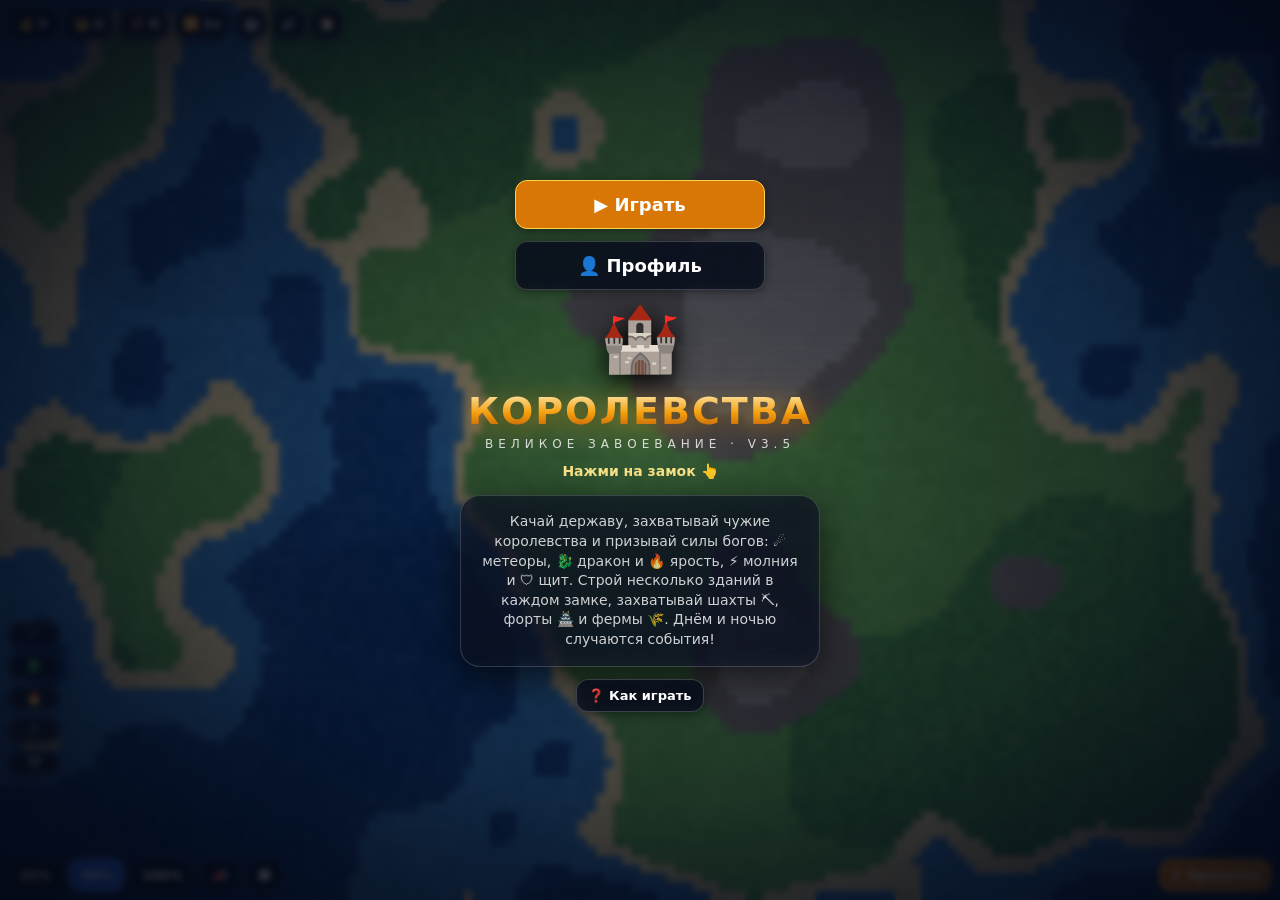
<file: index (4).html>
<!DOCTYPE html>
<html lang="ru"><head><meta charset="utf-8">
<meta name="viewport" content="width=device-width,initial-scale=1,maximum-scale=1,user-scalable=no,viewport-fit=cover">
<title>Королевства: Завоевание</title>
<script async src="https://telegram.org/js/telegram-web-app.js" onload="window.initTg&&initTg()"></script>
<style>
*{box-sizing:border-box;-webkit-tap-highlight-color:transparent;user-select:none;-webkit-user-select:none}
html,body{margin:0;height:100%;overflow:hidden;background:#0b1220;font-family:system-ui,-apple-system,Segoe UI,Roboto,sans-serif;color:#fff;overscroll-behavior:none}
#c{position:fixed;inset:0;width:100%;height:100%;touch-action:none}
.bar{position:fixed;left:0;right:0;display:flex;gap:6px;padding:8px;pointer-events:none;flex-wrap:wrap}
#top{top:env(safe-area-inset-top,0)}
#bot{bottom:env(safe-area-inset-bottom,0);pointer-events:none}
.chip,.btn{backdrop-filter:blur(6px);box-shadow:0 2px 8px #0006;background:rgba(10,16,30,.82);border:1px solid #ffffff30;border-radius:12px;padding:8px 11px;font-weight:700;font-size:14px;color:#fff}
.btn{pointer-events:auto;cursor:pointer;font-family:inherit}
.btn.on{background:#2563eb;border-color:#93c5fd}
.btn:disabled{opacity:.45}
.btn.main{background:#d97706;border-color:#fcd34d;margin-left:auto}
#vg{position:fixed;inset:0;pointer-events:none;background:radial-gradient(ellipse at center,transparent 55%,rgba(0,10,30,.55))}
#mini{position:fixed;right:8px;top:calc(env(safe-area-inset-top,0px) + 54px);width:96px;height:96px;border:2px solid #ffffff50;border-radius:8px;background:#000;touch-action:none}
#toast{position:fixed;left:50%;top:calc(env(safe-area-inset-top,0px) + 108px);transform:translateX(-50%);background:rgba(10,16,30,.92);border:1px solid #ffffff40;border-radius:12px;padding:8px 14px;font-size:14px;font-weight:600;max-width:80%;text-align:center;opacity:0;transition:opacity .25s;pointer-events:none}
#selbox{position:fixed;left:8px;right:8px;bottom:calc(env(safe-area-inset-bottom,0px) + 64px);display:none;align-items:center;gap:8px;justify-content:space-between;background:rgba(10,16,30,.9);border:1px solid #ffffff30;border-radius:12px;padding:8px 10px;font-size:14px;font-weight:600}
#sheet{position:fixed;left:0;right:0;bottom:0;max-height:75%;overflow:auto;background:#111a2e;border-top:2px solid #ffffff30;border-radius:18px 18px 0 0;padding:14px 14px calc(env(safe-area-inset-bottom,0px) + 16px);transform:translateY(105%);transition:transform .25s}
#sheet.open{transform:none}
#sheet h3{margin:12px 0 6px;font-size:15px;opacity:.8}
.hd{display:flex;justify-content:space-between;font-size:18px;font-weight:800}
.row{display:flex;align-items:center;gap:10px;padding:9px 0;border-bottom:1px solid #ffffff14}
.row .t{flex:1;font-weight:700;font-size:15px}.row small{display:block;opacity:.65;font-weight:500;font-size:12px}
.rk{font-size:14px;padding:4px 0;display:flex;align-items:center;gap:8px}.rk i{width:12px;height:12px;border-radius:50%;display:inline-block}.rk.d{opacity:.4;text-decoration:line-through}
#ov{position:fixed;inset:0;background:rgba(6,10,20,.92);display:flex;flex-direction:column;align-items:center;justify-content:center;gap:14px;padding:24px;text-align:center}
#ov h1{margin:0;font-size:28px}#ov p{margin:0;opacity:.8;font-size:14px;max-width:340px;line-height:1.4}
#cnt{display:flex;gap:6px;flex-wrap:wrap;justify-content:center;max-width:320px}
#dif,#den{display:flex;gap:6px;flex-wrap:wrap;justify-content:center}
#cnt .btn{width:46px;padding:10px 0;text-align:center}
#ov{background:radial-gradient(ellipse at center,rgba(6,10,25,.4),rgba(4,8,20,.9));backdrop-filter:blur(3px);overflow:auto}
#ov h1{font-size:38px;letter-spacing:2px;background:linear-gradient(180deg,#fef3c7,#f59e0b 55%,#b45309);-webkit-background-clip:text;background-clip:text;color:transparent;filter:drop-shadow(0 4px 14px #f59e0b90)}
.logo{font-size:64px;animation:fl 3s ease-in-out infinite;filter:drop-shadow(0 6px 14px #000)}@keyframes fl{50%{transform:translateY(-8px) rotate(5deg)}}
.sub{letter-spacing:5px;font-size:12px;opacity:.8;text-transform:uppercase;margin-top:-8px}
.card{background:rgba(12,18,34,.62);border:1px solid #ffffff2a;border-radius:20px;padding:16px;display:flex;flex-direction:column;gap:12px;align-items:center;max-width:360px;backdrop-filter:blur(10px);box-shadow:0 10px 40px #000a}
#go{animation:pl 1.8s infinite}@keyframes pl{50%{box-shadow:0 0 28px #f59e0b}}
#spells{position:fixed;left:8px;bottom:calc(env(safe-area-inset-bottom,0px) + 120px);display:flex;flex-direction:column;gap:8px}
.sp{width:58px;padding:6px 0;text-align:center;font-size:22px;line-height:1.1}.sp small{display:block;font-size:11px;opacity:.85}
#ovp{white-space:pre-line}
#vg.rg{background:radial-gradient(ellipse at center,transparent 40%,rgba(220,38,38,.55))}
#shop{position:fixed;inset:0;background:rgba(6,10,20,.97);display:none;flex-direction:column;padding:16px calc(env(safe-area-inset-right,0px) + 16px) 24px;overflow:auto;z-index:5}
#selbox{flex-wrap:wrap}.sp{width:52px;padding:4px 0;font-size:20px}
#spells{bottom:calc(env(safe-area-inset-bottom,0px) + 125px)}
.chip,.btn{font-size:13px}.chip{padding:7px 9px}#inc{display:none}#au,#mu,#hm,#spd{padding:7px 7px}#tsheet,#psheet{position:fixed;left:0;right:0;bottom:0;max-height:75%;overflow:auto;background:#111a2e;border-top:2px solid #ffffff30;border-radius:18px 18px 0 0;padding:14px 14px calc(env(safe-area-inset-bottom,0px) + 16px);transform:translateY(105%);transition:transform .25s;z-index:3}#tsheet.open,#psheet.open{transform:none}#tsheet h3,#psheet h3{margin:12px 0 6px;font-size:15px;opacity:.8}
#ov{justify-content:flex-start;-webkit-overflow-scrolling:touch;padding:20px 16px 28px;gap:12px}#ov>:first-child{margin-top:auto}#helpb{margin-bottom:auto}
.logo{cursor:pointer}.logo.pop{animation:pop .25s}@keyframes pop{50%{transform:scale(1.3) rotate(8deg)}}
.pf{position:fixed;font-size:26px;pointer-events:none;z-index:9;animation:pf 1.1s ease-out forwards}@keyframes pf{to{transform:translate(var(--dx),var(--dy)) rotate(var(--r));opacity:0}}
#qt{font-size:14px;font-weight:700;color:#fde68a;text-align:center;max-width:320px;min-height:20px;order:3}
#ov .logo{order:1}#ovt{order:2}#ov .sub{order:3}#cont{order:4}#go{order:5}#ov .card{order:6;width:100%;max-width:360px}#helpb{order:7}#ov>*{flex-shrink:0}#ovp{font-size:13px}#cont,#go{width:100%;max-width:360px}#selbox{padding:6px 8px;font-size:13px;gap:6px;bottom:calc(env(safe-area-inset-bottom,0px) + 58px)}#seltxt{flex:1;min-width:0}#nodeup{padding:6px 8px}#blds .btn{flex:1;padding:5px 0;font-size:16px;line-height:1.15;text-align:center}#blds small{display:block;font-size:11px;opacity:.85}#hint{width:100%;font-size:11px;opacity:.65;font-weight:500}
#modes{display:grid;grid-template-columns:1fr 1fr;gap:10px;width:100%;max-width:340px}
.mc{display:flex;flex-direction:column;align-items:center;gap:4px;padding:14px 8px;border-radius:18px;border:1px solid #ffffff30;background:linear-gradient(160deg,rgba(37,99,235,.45),rgba(124,58,237,.35));color:#fff;font-family:inherit;cursor:pointer;box-shadow:0 6px 20px #0008;transition:transform .15s}
.mc:nth-child(5){grid-column:1/3;background:linear-gradient(160deg,rgba(100,116,139,.55),rgba(30,41,59,.6))}.mc:active{transform:scale(.94)}.mc span{font-size:34px}.mc b{font-size:15px}.mc small{font-size:11px;opacity:.8}
.mc:nth-child(2){background:linear-gradient(160deg,rgba(234,179,8,.5),rgba(220,38,38,.35))}.mc:nth-child(3){background:linear-gradient(160deg,rgba(16,185,129,.45),rgba(14,116,144,.4))}.mc:nth-child(4){background:linear-gradient(160deg,rgba(217,70,239,.45),rgba(220,38,38,.4))}
details summary{list-style:none;cursor:pointer;text-align:center;opacity:.85}details[open] summary{margin-bottom:10px}
#load{position:fixed;inset:0;z-index:20;background:radial-gradient(ellipse at center,#1b2a4e,#070b16);display:none;flex-direction:column;align-items:center;justify-content:center;gap:16px;padding:30px;text-align:center;transition:opacity .35s}
#lbar{width:260px;height:10px;border-radius:6px;background:#ffffff20;overflow:hidden}#lb{height:100%;width:0;background:linear-gradient(90deg,#f59e0b,#fde047);transition:width .45s;border-radius:6px}
.scr{display:none;flex-direction:column;align-items:center;gap:12px;width:100%;max-width:360px;margin:auto}.scr h2{margin:0;font-size:24px}
.big{margin:0!important;font-size:18px;padding:13px 34px;width:250px}.mc.sel{outline:3px solid #fde047;box-shadow:0 0 18px #f59e0b}
</style></head><body>
<canvas id="c"></canvas>
<div id="vg"></div>
<div class="bar" id="top"><div class="chip" id="gold">💰 0</div><div class="chip" id="inc">+0/с</div><div class="chip" id="alive">👑 0</div><div class="chip" id="hero">🦸 0</div><div class="chip btn" id="spd">⏩ 1x</div><div class="chip btn" id="au">🤖</div><div class="chip btn" id="mu">🔊</div><div class="chip btn" id="hm">🏠</div></div>
<canvas id="mini" width="96" height="96"></canvas>
<div id="toast"></div>
<div id="selbox"><span id="seltxt"></span><button class="btn" id="nodeup">🏗 Меню</button></div>
<div id="spells"><button class="btn sp" id="sm">☄️<small></small></button><button class="btn sp" id="sd">🐉<small></small></button><button class="btn sp" id="sr">🔥<small></small></button><button class="btn sp" id="sl">⚡<small></small></button><button class="btn sp" id="ss">🛡<small></small></button></div>
<div class="bar" id="bot"><button class="btn on" data-p="0.25">25%</button><button class="btn on" data-p="0.5" id="p50">50%</button><button class="btn" data-p="1">100%</button><button class="btn" id="allb">📣</button><button class="btn" id="polbtn">🏛</button><button class="btn main" id="upbtn">⬆ Прокачка</button></div>
<div id="sheet"><div class="hd"><span>Прокачка королевства</span><span id="x" style="cursor:pointer;padding:0 6px">✕</span></div><div id="ups"></div><button class="btn" id="nodeup2" style="display:none"></button><h3>Рейтинг королевств</h3><div id="rank"></div></div>
<div id="tsheet"></div><div id="psheet"></div><div id="load"><div class="logo">🏰</div><h1 id="lh" style="margin:0"></h1><div id="lbar"><div id="lb"></div></div><div id="lt"></div><p id="ltip" style="opacity:.7;font-size:13px;max-width:300px;margin:0"></p></div><div id="ov">
<div class="scr" id="s_main" style="display:flex"><div class="logo">🏰</div><h1 id="ovt">КОРОЛЕВСТВА</h1><div class="sub">Великое завоевание · v3.5</div><div id="qt">Нажми на замок 👆</div>
<div class="card" style="width:100%"><p id="ovp">Качай державу, захватывай чужие королевства и призывай силы богов: ☄️ метеоры, 🐉 дракон и 🔥 ярость, ⚡ молния и 🛡 щит. Строй несколько зданий в каждом замке, захватывай шахты ⛏, форты 🏯 и фермы 🌾. Днём и ночью случаются события!</p></div>
<button class="btn main big" id="b_play">▶ Играть</button><button class="btn big" id="b_prof">👤 Профиль</button><button class="btn" id="helpb">❓ Как играть</button></div>
<div class="scr" id="s_play"><h2>▶ Играть</h2><button class="btn main big" id="cont" style="display:none"></button><button class="btn big" id="b_new">🆕 Новая игра</button><button class="btn" data-back="s_main">← Назад</button></div>
<div class="scr" id="s_new"><h2>🆕 Новая игра</h2><div>Сложность</div><div id="dif"></div><div id="dd" style="font-size:13px;opacity:.7"></div><div>Режим</div><div id="modes"></div><div id="rw" class="chip"></div>
<details><summary class="btn" style="display:inline-block">⚙ Размер карты</summary><div id="cl"></div><div id="cnt"></div><div>Земель на карте</div><div id="den"></div></details>
<button class="btn main big" id="go2">⚔ В бой</button><button class="btn" id="b_nb">← Назад</button></div>
<div class="scr" id="s_prof"><h2>👤 Профиль</h2><div class="card" id="pf" style="width:100%"></div><button class="btn" data-back="s_main">← Назад</button></div>
<span id="gm" hidden></span><button id="go" style="display:none"></button></div>
<script>
let tg=null;function initTg(){tg=window.Telegram&&Telegram.WebApp;if(tg){try{tg.ready();tg.expand();try{tg.disableVerticalSwipes()}catch(e){}tg.setHeaderColor('#0b1220');tg.setBackgroundColor('#0b1220')}catch(e){}}}initTg();
const $=id=>document.getElementById(id);
const W=3200,T=16,G=W/T;
const NAMES=['Ваше королевство','Алый Орден','Золотая Орда','Изумрудный Союз','Фиолетовый Круг','Оранжевый Клан','Бирюзовая Лига','Розовое Царство','Серая Стража','Чёрный Легион'];
const COLS=['#3b82f6','#ef4444','#eab308','#22c55e','#a855f7','#f97316','#14b8a6','#ec4899','#9ca3af','#1f2937'];
const UP={eco:['💰','Экономика','+25% золота'],rec:['🪖','Набор войск','+30% прироста войск'],atk:['⚔️','Атака','+12% силы атаки'],def:['🛡','Защита','+12% защиты']};
const slotsOf=n=>(n.cap?3:1)+(n.lvl>=3?1:0)+(n.lvl>=6?1:0)+(n.lvl>=9?1:0),bcount=(n,q)=>n.bs.filter(x=>x===q).length,bcost=(n,q)=>Math.round(BLD[q][2]*(1+.4*n.bs.length));
const cost=(k,key)=>Math.round(40*Math.pow(1.55,k[key])*(k.id===0?1-.05*SV.u.disc:1));
const nodeCost=n=>Math.round(60*Math.pow(1.8,n.lvl));
const maxT=n=>Math.round((n.cap?90:45)*(1+.4*n.lvl));
const defMult=t=>(1+.12*(t.owner>=0?ks[t.owner].def:0))*(1+.15*t.lvl)*(t.cap?1.2:1)*Math.pow(1.3,bcount(t,'tw'))*(t.kind==='f'?1.25:1)*(t.owner===0&&shld>0?1.8:1)*[1,1,.9,1,1.2,1,1][terr[(t.y/T|0)*G+(t.x/T|0)]]*(t.owner===0?1+.05*hl:1);
const income=k=>nodes.reduce((s,n)=>n.owner===k.id?s+(n.cap?4:2)+bcount(n,'mk')*3+(n.kind==='g'?3:0):s,0)*(1+.25*k.eco);
let mode='classic',hxp=0,hl=0;const TRW=[10,22,40],TRL=[18,10,5],MM={classic:1,blitz:1.2,surv:1.2,chaos:1.3,fog:1.5},LG=[[0,'🥉 Бронза'],[100,'🥈 Серебро'],[300,'🥇 Золото'],[600,'💎 Платина'],[1000,'💠 Алмаз'],[1500,'👑 Легенда']];const heroNeed=l=>40*(l+1);
function heroXP(v){hxp+=v;while(hl<8&&hxp>=heroNeed(hl)){hxp-=heroNeed(hl);hl++;toast('🦸 Герой: уровень '+hl+'! +5% к атаке и защите');snd('win');burst(nodes[0].x,nodes[0].y,'#fde047',30)}}let ks=[],nodes=[],armies=[],sel=null,pct=.5,sp=1,playTime=0,running=false,N=8,mapC=null,terr=null,frame=0;
let fx=[],chests=[],chT=8;const mkRel=()=>Array.from({length:10},()=>Array(10).fill(0));let rel=mkRel(),offers=[];
const DIFFS=[{n:'😊 Легко',t0:5,t1:3,ratio:1.8,grace:60,gold:.6,aggr:.4,up:.4,pg:150},{n:'⚔️ Нормально',t0:3.5,t1:2,ratio:1.4,grace:30,gold:.85,aggr:.8,up:.7,pg:100},{n:'🔥 Сложно',t0:2.5,t1:2,ratio:1.2,grace:10,gold:1,aggr:1,up:1,pg:80}];
let df=1,dc=DIFFS[1];
const SP={m:{c:120,cd:30},d:{c:180,cd:45},r:{c:150,cd:50},l:{c:90,cd:20},s:{c:130,cd:40}};let shld=0,rage=0,evT=50,gl=0,stt={cap:0,el:0},spell=null,spCd={m:0,d:0,r:0,l:0,s:0},shake=0,mets=[],drags=[];
let SV={g:0,u:{gold:0,troops:0,disc:0,magic:0},col:0,own:[0],day:''};
try{Object.assign(SV,JSON.parse(localStorage.getItem('kw_sv')||'{}'))}catch(e){}
SV.ach=SV.ach||{};SV.st=SV.st||{};SV.tr=SV.tr||0;
const ACH={first:['Первая победа','Победи в бою',5],hard:['Огонь и пламя','Победи на «Сложно»',15],fast:['Блицкриг','Победи быстрее 10 минут',10],c10:['Завоеватель','10 захватов за одну игру',5],k3:['Свергатель','Уничтожь 3 королевства за игру',8],rich:['Казна','Накопи 1000 золота',5],dragon:['Повелитель драконов','Призови дракона',3],chest:['Кладоискатель','Собери 20 сундуков',5],big:['Империя','Владей 15 землями одновременно',8],vet:['Ветеран','Одержи 5 побед',10],sh:['Под защитой','Используй щит',3]};
function ach(id){if(SV.ach[id])return;SV.ach[id]=1;SV.g+=ACH[id][2];save();toast('🏅 '+ACH[id][0]+' · +'+ACH[id][2]+' 💎');snd('win')}
let mapSeed=0;
function applySP(){for(const q in BSP){SP[q].c=Math.round(BSP[q][0]*(1-.1*SV.u.magic));SP[q].cd=Math.round(BSP[q][1]*(1-.1*SV.u.magic))}}
function saveGame(){if(!running||!ks.length)return;try{localStorage.setItem('kw_g2',JSON.stringify({mode,hxp,hl,seed:mapSeed,N,df,t:playTime,ks,nodes,armies:armies.map(a=>({x:a.x,y:a.y,f:a.from.id,to:a.to.id,owner:a.owner,n:a.n})),chests,rage,gl,evT,spCd,stt,rel,cam:{x:cam.x,y:cam.y,z:cam.z}}))}catch(e){}}
function loadGame(){let G=null;try{G=JSON.parse(localStorage.getItem('kw_g2'))}catch(e){}if(!G)return false;
 mode=G.mode||'classic';hxp=G.hxp||0;hl=G.hl||0;N=G.N;df=G.df;dc=DIFFS[df];buildMap(G.seed);ks=G.ks;nodes=G.nodes;armies=G.armies.map(a=>({x:a.x,y:a.y,from:nodes[a.f],to:nodes[a.to],owner:a.owner,n:a.n}));chests=G.chests||[];rel=G.rel||mkRel();offers=[];rage=G.rage||0;gl=G.gl||0;evT=G.evT||50;Object.assign(spCd,G.spCd);stt=G.stt||{cap:0,el:0};playTime=G.t;
 fx=[];mets=[];drags=[];spell=null;sel=null;shake=0;sp=1;shld=0;$('spd').textContent='⏩ 1x';applySP();Object.assign(cam,G.cam);clamp();running=true;$('ov').style.display='none';ui();toast('▶ Игра продолжена');return true}
function showCont(){let G=null;try{G=JSON.parse(localStorage.getItem('kw_g2'))}catch(e){}const b=$('cont');b.style.display=G?'':'none';if(G)b.textContent='▶ Продолжить · '+Math.floor(G.t/60)+' мин · '+G.N+' королевств'}
const save=()=>{SV.ts=Date.now();const j=JSON.stringify(SV);try{localStorage.setItem('kw_sv',j)}catch(e){}try{tg&&tg.CloudStorage&&tg.CloudStorage.setItem('kw_sv',j)}catch(e){}},today=()=>new Date().toISOString().slice(0,10),yest=()=>new Date(Date.now()-864e5).toISOString().slice(0,10);
const ttl=()=>{const w=SV.st.wins||0;return w>=20?'Император':w>=10?'Король':w>=6?'Герцог':w>=3?'Барон':w>=1?'Рыцарь':'Рекрут'};
const BLD={tw:['🧱','Башня',80],ba:['⚔','Казарма',100],mk:['🏦','Рынок',120],fg:['⚒','Кузница',110],tm:['⛪','Храм',130]},DENS=[['🌾 Мало',3],['🏞 Средне',4.5],['🌍 Много',6]],BD={tw:'+30% защ.',ba:'×1.6 воины',mk:'+3💰/с',fg:'+10% атака',tm:'+0.5 воин/с'},BSP={m:[120,30],d:[180,45],r:[150,50],l:[90,20],s:[130,40]};
const PCOL=['#3b82f6','#0ea5e9','#84cc16','#fb7185','#d946ef','#f8fafc'];
const SH=[['gold','💰','Богатый старт','+50 золота в начале боя',5,8],['troops','🪖','Закалённые воины','+5 воинов в столице',5,8],['disc','🏷','Скидка на прокачку','−5% цены прокачки',5,12],['magic','🔮','Мастер магии','−10% цена и перезарядка способностей',3,15]];
function build(q){if(!sel||sel.owner!==0||sel.bs.length>=slotsOf(sel))return;const k=ks[0],c=bcost(sel,q);if(k.gold<c)return;k.gold-=c;sel.bs.push(q);burst(sel.x,sel.y,'#fde047',16);snd('cap');ui();saveGame()}
function zap(x,y){snd('boom');shake=Math.max(shake,.4);fx.push({x,y,vx:0,vy:0,l:.4,m:.4,bolt:1,c:'#e0f2fe'});burst(x,y,'#bae6fd',30);
 for(const n of nodes)if(n.owner!==0&&Math.hypot(n.x-x,n.y-y)<130)n.troops*=.6;armies=armies.filter(a=>a.owner===0||Math.hypot(a.x-x,a.y-y)>130)}
let AC=null,mute=false,sl={},dn=1;
if(SV.set){df=SV.set.df;N=SV.set.N;mute=!!SV.set.mute;dn=SV.set.dn!=null?SV.set.dn:1}
function snd(k){try{tg&&tg.HapticFeedback.impactOccurred(k==='boom'?'heavy':k==='cap'||k==='rage'?'medium':'light')}catch(e){}if(mute)return;try{const n=performance.now();if(n-(sl[k]||0)<90)return;sl[k]=n;AC=AC||new(window.AudioContext||window.webkitAudioContext)();if(AC.state==='suspended')AC.resume();const t=AC.currentTime;
 const tone=(f,d,ty,v,f2,o=0)=>{const os=AC.createOscillator(),g=AC.createGain();os.type=ty;os.frequency.setValueAtTime(f,t+o);if(f2)os.frequency.exponentialRampToValueAtTime(f2,t+o+d);g.gain.setValueAtTime(v,t+o);g.gain.exponentialRampToValueAtTime(.001,t+o+d);os.connect(g);g.connect(AC.destination);os.start(t+o);os.stop(t+o+d)};
 const noise=(d,fq,v)=>{const b=AC.createBuffer(1,AC.sampleRate*d,AC.sampleRate),a=b.getChannelData(0);for(let i=0;i<a.length;i++)a[i]=(Math.random()*2-1)*(1-i/a.length);const sr=AC.createBufferSource();sr.buffer=b;const fl=AC.createBiquadFilter();fl.type='lowpass';fl.frequency.value=fq;const g=AC.createGain();g.gain.value=v;sr.connect(fl);fl.connect(g);g.connect(AC.destination);sr.start(t)};
 if(k==='boom'){noise(.6,500,.5);tone(90,.4,'sine',.5,30)}else if(k==='fire')noise(1.2,2500,.25);
 else if(k==='coin'){tone(880,.12,'square',.1);tone(1320,.2,'square',.1,0,.09)}
 else if(k==='cap')[523,659,784,1047].forEach((q,i)=>tone(q,.18,'triangle',.2,0,i*.08));
 else if(k==='rage')tone(110,.7,'sawtooth',.2,440);
 else if(k==='horn'){tone(220,.5,'sawtooth',.15);tone(330,.5,'sawtooth',.12,0,.15)}
 else if(k==='win')[523,659,784,1047,1319].forEach((q,i)=>tone(q,.3,'triangle',.25,0,i*.12));
 else if(k==='lose')tone(300,.9,'sawtooth',.2,60)}catch(e){}}
function gameEvent(){const r=Math.random();
 if(r<.15){const v=100+(Math.random()*150|0);ks[0].gold+=v;toast('🐪 Торговый караван! +'+v+' 💰');snd('coin')}
 else if(r<.4){gl=25;toast('💰 Золотая лихорадка! Доход ×2 на 25 с');snd('coin')}
 else if(r<.7){toast('🌋 Небесный огонь! Метеориты бьют по всем!');snd('horn');const cx=300+Math.random()*(W-600),cy=300+Math.random()*(W-600);for(let i=0;i<16;i++){const a=Math.random()*6.28,q=Math.sqrt(Math.random())*220;mets.push({x:cx+Math.cos(a)*q,y:cy+Math.sin(a)*q,d:i*.12,t:0,all:1})}}
 else{nodes.filter(x=>x.owner===0).forEach(x=>{x.troops=Math.min(maxT(x),x.troops+15);burst(x.x,x.y,'#fde047',14)});toast('✨ Благословение! +15 воинов в ваших замках');snd('cap')}}
function impact(x,y,all){snd('boom');burst(x,y,'#f97316',22);burst(x,y,'#fde047',10);shake=Math.max(shake,.35);
 for(const n of nodes)if((all||n.owner!==0)&&Math.hypot(n.x-x,n.y-y)<95)n.troops=Math.max(0,n.troops*.88-2);
 armies=armies.filter(a=>(!all&&a.owner===0)||Math.hypot(a.x-x,a.y-y)>55);fx.push({x,y,vx:0,vy:0,l:.5,m:.5,ring:1,c:'#fdba74'})}
function burst(x,y,c,n=18){for(let i=0;i<n;i++){const a=Math.random()*6.28,v=40+Math.random()*90;fx.push({x,y,vx:Math.cos(a)*v,vy:Math.sin(a)*v-30,g:120,l:.8+Math.random()*.5,m:1.3,c,r:2+Math.random()*3})}}
function ftxt(x,y,t,c){fx.push({x,y,vx:0,vy:-30,l:1.4,m:1.4,t,c})}
const cam={x:0,y:0,z:.6};let auto=false,autoT=0,idle=0;
const vis=(x,y,r)=>x>cam.x-r&&x<cam.x+vw/cam.z+r&&y>cam.y-r&&y<cam.y+vh/cam.z+r,mbase=Object.assign(document.createElement('canvas'),{width:96,height:96});
const cv=$('c'),ctx=cv.getContext('2d'),mini=$('mini'),mctx=mini.getContext('2d');
let vw=0,vh=0,dpr=1;
function resize(){dpr=Math.min(window.devicePixelRatio||1,1.5);vw=innerWidth;vh=innerHeight;cv.width=vw*dpr;cv.height=vh*dpr;clamp()}
function clamp(){const mz=Math.max(vw,vh)/W;cam.z=Math.max(mz,Math.min(2.2,cam.z));cam.x=Math.max(0,Math.min(W-vw/cam.z,cam.x));cam.y=Math.max(0,Math.min(W-vh/cam.z,cam.y))}
addEventListener('resize',resize);

/* ---------- Карта ---------- */
let seed=1;const rnd=()=>{seed=(seed*16807)%2147483647;return (seed-1)/2147483646};
function vn(t,n,x,y){const xi=Math.floor(x),yi=Math.floor(y),xf=x-xi,yf=y-yi,s=q=>q*q*(3-2*q);
 const a=t[(yi%n)*n+xi%n],b=t[(yi%n)*n+(xi+1)%n],c=t[((yi+1)%n)*n+xi%n],d=t[((yi+1)%n)*n+(xi+1)%n],u=s(xf),v=s(yf);
 return a+(b-a)*u+(c-a)*v+(a-b-c+d)*u*v}
const mk=ns=>{const tb=ns.map(n=>Array.from({length:n*n},rnd));return (x,y)=>{let v=0,s=0;ns.forEach((n,i)=>{const a=1/(i+1.5);v+=a*vn(tb[i],n,x*n*.999,y*n*.999);s+=a});return v/s}};
function buildMap(sd){
 mapSeed=seed=sd||(Math.random()*1e6|0)+1;
 const hN=mk([5,10,20]),mN=mk([6,12]);
 mapC=document.createElement('canvas');mapC.width=mapC.height=W;const m=mapC.getContext('2d');
 terr=new Uint8Array(G*G);const R=Math.random;
 const col=(r,g,b,j)=>`rgb(${Math.max(0,Math.min(255,r+j))|0},${Math.max(0,Math.min(255,g+j))|0},${Math.max(0,Math.min(255,b+j))|0})`;
 for(let j=0;j<G;j++)for(let i=0;i<G;i++){
  const x=i/G,y=j/G,d=Math.max(Math.abs(x*2-1),Math.abs(y*2-1));
  const h=hN(x,y)-.4*Math.pow(d,3.5),mo=mN(x,y);
  let t=h<.3?0:h<.38?1:h<.42?2:h<.68?(mo>.52?4:3):h<.75?5:6;
  terr[j*G+i]=t;const px=i*T,py=j*T,jt=(R()-.5)*12,sh=(h-.5)*40;let c;
  if(t==0)c=col(26,70,128,jt+sh);else if(t==1)c=col(54,120,180,jt+sh);else if(t==2)c=col(216,198,142,jt);
  else if(t==3)c=col(92,158,72,jt+sh*.4);else if(t==4)c=col(70,132,62,jt);else if(t==5)c=col(125,118,110,jt);else c=col(150,145,140,jt);
  m.fillStyle=c;m.fillRect(px,py,T+.5,T+.5);
  if(t<2){if(R()<.07){m.strokeStyle='rgba(255,255,255,.28)';m.lineWidth=1;m.beginPath();m.moveTo(px+2,py+9);m.quadraticCurveTo(px+6,py+4,px+10,py+9);m.stroke()}}
  else if(t==2){if(R()<.4){m.fillStyle='rgba(150,120,70,.5)';m.fillRect(px+R()*14,py+R()*14,1.6,1.6)}}
  else if(t==3){if(R()<.55){const a=px+R()*14,b=py+3+R()*10;m.strokeStyle='rgba(35,95,40,.55)';m.lineWidth=1;m.beginPath();m.moveTo(a,b+3);m.lineTo(a+1,b);m.stroke()}
   if(R()<.025){m.fillStyle=R()<.5?'#fde047':'#fff';m.fillRect(px+R()*14,py+R()*14,2,2)}}
  else if(t==4){if(R()<.85){const a=px+8+(R()-.5)*4;m.fillStyle='#5b3a1e';m.fillRect(a-1,py+11,2,4);m.fillStyle=R()<.5?'#1f6b34':'#2c8a42';m.beginPath();m.moveTo(a,py+1);m.lineTo(a-6,py+12);m.lineTo(a+6,py+12);m.fill()}}
  else{m.fillStyle='#6b645f';m.beginPath();m.moveTo(px+8,py+1);m.lineTo(px+1,py+15);m.lineTo(px+15,py+15);m.fill();
   m.fillStyle='rgba(0,0,0,.22)';m.beginPath();m.moveTo(px+8,py+1);m.lineTo(px+15,py+15);m.lineTo(px+9,py+15);m.fill();
   if(t==6){m.fillStyle='#fff';m.beginPath();m.moveTo(px+8,py+1);m.lineTo(px+4,py+8);m.lineTo(px+12,py+8);m.fill()}}
 }
}
const landAt=(x,y)=>{const t=terr[(y/T|0)*G+(x/T|0)];return t>=2&&t<=4};
const okPos=(x,y)=>{for(let a=-3;a<=3;a++)for(let b=-3;b<=3;b++)if(!landAt(x+a*T,y+b*T))return false;return true};
function placeNodes(){
 nodes=[];let md=W/(Math.sqrt(N)*1.25),tries=0;
 const spot=(minD)=>{for(let a=0;a<400;a++){const x=150+Math.random()*(W-300),y=150+Math.random()*(W-300);
  if(okPos(x,y)&&nodes.every(n=>Math.hypot(n.x-x,n.y-y)>=minD))return [x,y]}return null};
 for(let i=0;i<N;i++){let p=null;while(!(p=spot(md)))md*=.9;nodes.push({id:i,x:p[0],y:p[1],owner:i,k:i,cap:true,troops:25,lvl:0,bs:[],base:25})}
 const V=Math.round(N*DENS[dn][1]);let vd=150;
 for(let i=0;i<V;i++){let p=null,g=0;while(!(p=spot(vd))&&g++<6)vd*=.9;if(!p)break;const b=8+Math.random()*10;nodes.push({id:nodes.length,x:p[0],y:p[1],owner:-1,k:-1,cap:false,troops:b,lvl:0,bs:[],kind:[null,null,'g','f','m'][Math.random()*5|0],base:b})}
}

/* ---------- Игра ---------- */
function newGame(n){
 SV.set={df,N:n,mute,dn};save();N=n;dc=DIFFS[df];buildMap();placeNodes();
 ks=Array.from({length:N},(_,i)=>({id:i,name:NAMES[i],color:i?COLS[i]:PCOL[SV.col],gold:i?80:dc.pg+SV.u.gold*50,eco:0,rec:0,atk:0,def:0,alive:true,att:i?(Math.random()*30|0):0,ai:i>0,aggr:(.6+Math.random()*.8)*dc.aggr,t:6+Math.random()*4}));
 nodes[0].troops+=SV.u.troops*5;applySP();
 armies=[];fx=[];chests=[];chT=8;rel=mkRel();offers=[];mets=[];drags=[];spell=null;spCd.m=spCd.d=spCd.r=spCd.l=spCd.s=0;rage=0;shld=0;gl=0;evT=50;stt={cap:0,el:0};hxp=0;hl=0;shake=0;sel=null;playTime=0;running=true;
 const c=nodes[0];cam.z=.7;cam.x=c.x-vw/cam.z/2;cam.y=c.y-vh/cam.z/2;clamp();
 $('ov').style.display='none';toast('Выберите замок 🏰, затем цель. Собирайте сундуки 🎁');saveGame();
}
function sendN(o,from,to,n){n=Math.floor(Math.min(n,from.troops));if(n<1||from===to)return;from.troops-=n;armies.push({x:from.x,y:from.y,from,to,owner:o,n});
 if(to.owner===0&&o!==0){toast('⚠️ '+ks[o].name+' атакует вас!');snd('horn')}if(o===0)saveGame()}
function arrive(a){const t=a.to,ko=ks[a.owner];if(!ko.alive)return;
 if(t.owner===a.owner){t.troops+=a.n;return}
 const am=(1+.12*ko.atk)*(1+.1*bcount(a.from,'fg'))*(a.owner===0&&rage>0?1.5:1)*(a.owner===0?1+.05*hl:1),A=a.n*am,dm=defMult(t),D=t.troops*dm;
 burst(t.x,t.y,A>D?ko.color:'#fbbf24',A>D?30:12);ftxt(t.x,t.y-34,A>D?'⚔ Захват!':'🛡 Отбито',A>D?'#fff':'#fca5a5');
 if(A>D){const old=t.owner;t.owner=a.owner;ko.gold+=t.cap?60:20;t.bs=t.bs.slice(0,Math.ceil(t.bs.length/2));t.troops=Math.max(1,(A-D)/am);if(sel===t&&t.owner!==0)sel=null;
  if(old===0)toast('💥 '+ko.name+' захватил ваше владение!');else if(a.owner===0){toast('🚩 Владение захвачено!');snd('cap');heroXP(t.cap?25:12);if(++stt.cap>=10)ach('c10')}
  if(t.cap&&old>=0&&old===t.k)elim(old,a.owner)}
 else{t.troops=Math.max(0,(D-A)/dm);if(t.owner===0&&a.owner!==0)heroXP(4)}}
function elim(old,by){if(by===0&&++stt.el>=3)ach('k3');if(by===0)heroXP(40);ks[old].alive=false;ks[by].gold+=ks[old].gold*.5;nodes.forEach(n=>{if(n.owner===old)n.owner=by});armies=armies.filter(a=>a.owner!==old);
 if(sel&&sel.owner!==0)sel=null;toast('👑 '+ks[by].name+' уничтожил '+ks[old].name+'!');
 const al=ks.filter(k=>k.alive);
 if(!ks[0].alive)endGame('💀 Поражение','Ваше королевство пало.');
 else if(al.length===1||al.every(q=>q.id===0||rel[0][q.id]===2))endGame('🏆 Победа!','Все соперники повержены или стали союзниками!')}
function endGame(t,p){const pf=n=>Math.floor(n/60)+':'+String(Math.floor(n%60)).padStart(2,'0');p+='\n⏱ '+pf(playTime)+' · 🚩 захвачено: '+stt.cap+' · 👑 уничтожено: '+stt.el;
 if(t.startsWith('🏆')){try{const k='kw_best'+df+'_'+N+(mode==='classic'?'':mode),b=+localStorage.getItem(k)||1e9;if(playTime<b){localStorage.setItem(k,Math.floor(playTime));p+='\n🏅 Новый рекорд!'}else p+='\n🏅 Рекорд: '+pf(b)}catch(e){}}
 {const gm=stt.cap+stt.el*5+(t.startsWith('🏆')?20*(df+1):3);SV.g+=gm;{const w=t.startsWith('🏆'),S=SV.st;S.games=(S.games||0)+1;if(w)S.wins=(S.wins||0)+1;S.cap=(S.cap||0)+stt.cap;S.el=(S.el||0)+stt.el;S.time=(S.time||0)+playTime;if(!w)S.losses=(S.losses||0)+1;{const old=SV.tr||0,dt=w?Math.round(TRW[df]*MM[mode]):-TRL[df],nt=Math.max(0,old+dt);p+='\n🏆 Кубки: '+(nt-old>0?'+':'')+(nt-old)+' → '+nt;SV.tr=nt;SV.bt=Math.max(SV.bt||0,nt)}if(w){if((S.wins||0)>=5)ach('vet');ach('first');if(df===2)ach('hard');if(playTime<600)ach('fast')}}save();try{localStorage.removeItem('kw_g2')}catch(e){}showCont();$('gm').textContent=SV.g}
 snd(t.startsWith('🏆')?'win':'lose');running=false;$('ovt').textContent=t;$('ovp').textContent=p;scr('s_main');$('ov').style.display='flex'}
function think(k){
 const key=Object.keys(UP)[Math.random()*4|0],c=cost(k,key);if(Math.random()<dc.up&&k.gold>=c&&k[key]<20){k.gold-=c;k[key]++}
 const mine=nodes.filter(n=>n.owner===k.id);
 for(const n of mine){const nc=nodeCost(n);if(n.lvl<5&&k.gold>nc*1.5){k.gold-=nc;n.lvl++}}
 for(const n of mine)if(n.bs.length<slotsOf(n)&&k.gold>200&&Math.random()<.3){const q=['tw','ba','mk','fg','tm'][Math.random()*5|0],c=bcost(n,q);if(k.gold>c){k.gold-=c;n.bs.push(q)}}
 aiPol(k);if(playTime<dc.grace)return;
 const rr=Math.max(.75,dc.ratio-(k.pat||0)*.06);let best=null,bs=1e9;
 for(const s of mine){if(s.troops<10)continue;const av=s.troops*.85,am=1+.12*k.atk;
  for(const t of nodes){if(t.owner===k.id||(t.owner>=0&&rel[k.id][t.owner]>0&&Math.random()>(rel[k.id][t.owner]===2?.04:.12)))continue;const d=Math.hypot(t.x-s.x,t.y-s.y);if(d>1100+(k.pat||0)*200)continue;const D=t.troops*defMult(t);if((k.pat||0)<[6,4,3][df]&&av*am<D*rr*(s.troops>=maxT(s)*.9?.8:1))continue;
   const sc=d-(t.owner<0?120:0)-(t.cap?200*k.aggr:0)-(t.owner===0?150*k.aggr:0)+D*.5;if(sc<bs){bs=sc;best={s,t,D,am}}}}
 if(best){k.pat=0;{const o=best.t.owner;if(o>=0&&rel[k.id][o]>0){setRel(k.id,o,0);if(o===0){toast('⚔ '+k.name+' нарушил договор и нападает!');snd('horn')}}}sendN(k.id,best.s,best.t,Math.min(best.s.troops*.9,Math.ceil(best.D*1.3/best.am)))}else k.pat=(k.pat||0)+1}
function update(dt){
 dt*=mode==='blitz'?1.8:1;playTime+=dt;
 if(mode==='surv'&&running&&playTime>=480&&ks[0].alive)endGame('🏆 Победа!','Вы продержались 8 минут осады!');
 chT-=dt;if(chT<=0){chT=14+Math.random()*10;if(chests.length<4)for(let g=0;g<30;g++){const x=150+Math.random()*(W-300),y=150+Math.random()*(W-300);if(okPos(x,y)){chests.push({x,y,v:50+(Math.random()*80|0),life:60});break}}}
 for(let i=chests.length-1;i>=0;i--)if((chests[i].life-=dt)<=0)chests.splice(i,1);
 spCd.m=Math.max(0,spCd.m-dt);spCd.d=Math.max(0,spCd.d-dt);spCd.r=Math.max(0,spCd.r-dt);spCd.l=Math.max(0,spCd.l-dt);rage=Math.max(0,rage-dt);shld=Math.max(0,shld-dt);spCd.s=Math.max(0,spCd.s-dt);gl=Math.max(0,gl-dt);shake=Math.max(0,shake-dt);
 evT-=dt;if(evT<=0){evT=mode==='chaos'?10+Math.random()*6:45+Math.random()*30;gameEvent()}
 idle=armies.length?0:idle+dt;if(idle>20){idle=0;ks.forEach(q=>{if(q.ai&&q.alive){q.pat=9;q.t=0}})}
 if(auto&&(autoT-=dt)<=0){autoT=4;for(const s of nodes){if(s.owner!==0||s.troops<14)continue;let b=null,bd=700;for(const t of nodes){if(t.owner!==-1||armies.some(a=>a.owner===0&&a.to===t))continue;const d=Math.hypot(t.x-s.x,t.y-s.y);if(d<bd&&t.troops*1.3<s.troops*.7){bd=d;b=t}}if(b)sendN(0,s,b,Math.min(s.troops*.7,Math.ceil(b.troops*1.6+3)))}}
 for(let i=mets.length-1;i>=0;i--){const m=mets[i];if((m.d-=dt)>0)continue;m.t+=dt;if(m.t>=.6){mets.splice(i,1);impact(m.x,m.y,m.all)}}
 for(let i=drags.length-1;i>=0;i--){const d=drags[i],tg=d.ph<2?d.to:{x:d.hx,y:d.hy},dx=tg.x-d.x,dy=tg.y-d.y,dist=Math.hypot(dx,dy)||1;d.a=Math.atan2(dy,dx);
  if(d.ph===1){d.b-=dt;d.to.troops*=Math.pow(.25,dt/1.6);shake=Math.max(shake,.12);for(let j=0;j<3;j++)fx.push({x:d.x+Math.cos(d.a)*34,y:d.y+Math.sin(d.a)*34,vx:Math.cos(d.a)*120+(Math.random()-.5)*50,vy:Math.sin(d.a)*120+(Math.random()-.5)*50,l:.6,m:.6,c:Math.random()<.5?'#f97316':'#fde047',r:3+Math.random()*4});if(d.b<=0){d.ph=2;ftxt(d.to.x,d.to.y-40,'🔥 Гарнизон сожжён!','#fdba74')}}
  else if(dist<70){if(d.ph===0){d.ph=1;d.b=1.6;snd('fire')}else drags.splice(i,1)}else{d.x+=dx/dist*300*dt;d.y+=dy/dist*300*dt}}
 for(let i=fx.length-1;i>=0;i--){const p=fx[i];p.l-=dt;p.x+=p.vx*dt;p.y+=p.vy*dt;p.vy+=(p.g||0)*dt;if(p.l<=0)fx.splice(i,1)}
 for(const n of nodes){if(n.owner<0){if(n.troops<n.base)n.troops+=dt*.2;continue}const k=ks[n.owner],m=maxT(n);if(n.troops<m)n.troops=Math.min(m,n.troops+dt*(n.cap?1.3:.7)*(1+.3*k.rec)*Math.pow(1.6,bcount(n,'ba'))*(n.kind==='m'?1.5:1)+bcount(n,'tm')*.5*dt)}
 for(const k of ks){if(!k.alive)continue;k.gold+=income(k)*dt*(k.ai?dc.gold*(mode==='surv'?1.4:1):1)*(gl>0?2:1);if(k.ai){k.t-=dt;if(k.t<=0){k.t=dc.t0+Math.random()*dc.t1;think(k)}}}
 for(let i=armies.length-1;i>=0;i--){const a=armies[i];if(!a)continue;const dx=a.to.x-a.x,dy=a.to.y-a.y,d=Math.hypot(dx,dy),st=90*dt*(a.owner===0&&rage>0?1.8:1)*TF[terr[Math.min(G-1,Math.max(0,a.y/T|0))*G+Math.min(G-1,Math.max(0,a.x/T|0))]];
  if(d<=st){armies.splice(i,1);arrive(a)}else{a.x+=dx/d*st;a.y+=dy/d*st}}
}

/* ---------- Отрисовка ---------- */
function drawNode(n,s,t){
 const k=n.owner>=0?ks[n.owner]:null,col=k?k.color:'#9ca3af';
 ctx.save();ctx.translate(n.x,n.y);ctx.scale(s,s);ctx.fillStyle='rgba(0,0,0,.3)';ctx.beginPath();ctx.ellipse(0,11,22,6,0,0,7);ctx.fill();ctx.lineWidth=1.5;ctx.strokeStyle='#1c1917';
 if(n.cap){ctx.fillStyle='#d6d3d1';ctx.fillRect(-14,-8,28,18);ctx.strokeRect(-14,-8,28,18);
  ctx.fillRect(-18,-14,9,25);ctx.strokeRect(-18,-14,9,25);ctx.fillRect(9,-14,9,25);ctx.strokeRect(9,-14,9,25);
  ctx.fillStyle='#44403c';ctx.fillRect(-4,2,8,8);
  ctx.strokeStyle='#1c1917';ctx.beginPath();ctx.moveTo(0,-8);ctx.lineTo(0,-26);ctx.stroke();
  ctx.fillStyle=col;ctx.beginPath();ctx.moveTo(0,-26);ctx.lineTo(13,-21);ctx.lineTo(0,-16);ctx.fill();ctx.stroke()}
 else{ctx.fillStyle='#c8a26b';ctx.fillRect(-9,-3,18,13);ctx.strokeRect(-9,-3,18,13);
  ctx.fillStyle=col;ctx.beginPath();ctx.moveTo(-12,-3);ctx.lineTo(0,-14);ctx.lineTo(12,-3);ctx.closePath();ctx.fill();ctx.stroke()}
 if(sel===n){ctx.strokeStyle='#fff';ctx.lineWidth=2.5;ctx.setLineDash([6,4]);ctx.lineDashOffset=-t*20;ctx.beginPath();ctx.arc(0,0,34,0,7);ctx.stroke();ctx.setLineDash([])}
 ctx.font='14px system-ui';ctx.textAlign='center';n.bs.forEach((q,i)=>ctx.fillText(BLD[q][0],21+(i>>1)*16,-12+(i&1)*16));if(n.kind)ctx.fillText({g:'⛏',f:'🏯',m:'🌾'}[n.kind],0,-20);
 const txt=Math.floor(n.troops)+(n.lvl?' ▲'+n.lvl:'');ctx.font='bold 13px system-ui';ctx.textAlign='center';ctx.textBaseline='middle';
 const w=ctx.measureText(txt).width+12;ctx.fillStyle='rgba(10,16,30,.85)';ctx.strokeStyle=col;ctx.lineWidth=2;
 ctx.beginPath();ctx.roundRect?ctx.roundRect(-w/2,16,w,18,9):ctx.rect(-w/2,16,w,18);ctx.fill();ctx.stroke();ctx.fillStyle='#fff';ctx.fillText(txt,0,25.5);
 if(n.cap&&k){ctx.font='bold 13px system-ui';ctx.lineWidth=3;ctx.strokeStyle='rgba(0,0,0,.8)';ctx.strokeText(ks[n.k].name,0,-36);ctx.fillStyle='#fff';ctx.fillText(ks[n.k].name,0,-36)}
 ctx.restore()}
function render(t){
 ctx.setTransform(dpr*cam.z,0,0,dpr*cam.z,(-cam.x*cam.z+(shake?(Math.random()-.5)*shake*30:0))*dpr,(-cam.y*cam.z+(shake?(Math.random()-.5)*shake*30:0))*dpr);
 {const sx=Math.max(0,cam.x-30),sy=Math.max(0,cam.y-30),sw=Math.min(W-sx,vw/cam.z+60),sh=Math.min(W-sy,vh/cam.z+60);ctx.drawImage(mapC,sx,sy,sw,sh,sx,sy,sw,sh)}
 ctx.fillStyle='rgba(0,20,40,.09)';for(let i=0;i<7;i++){const cx=((i*397+t*14)%(W+600))-300,cy=(i*613)%W;ctx.beginPath();ctx.ellipse(cx,cy,230,110,0,0,7);ctx.fill()}
 const s=Math.max(1,.7/cam.z);
 for(const n of nodes){if(n.owner<0||!vis(n.x,n.y,130))continue;const c=ks[n.owner].color;const r=n.cap?110:75,g=ctx.createRadialGradient(n.x,n.y,8,n.x,n.y,r);g.addColorStop(0,c+'66');g.addColorStop(1,c+'12');ctx.fillStyle=g;ctx.beginPath();ctx.arc(n.x,n.y,r,0,7);ctx.fill();ctx.globalAlpha=.6;ctx.strokeStyle=c;ctx.lineWidth=2;ctx.stroke();ctx.globalAlpha=1}
 for(const c of chests){const b=Math.sin(t*3+c.x)*3;ctx.save();ctx.translate(c.x,c.y+b);ctx.scale(s,s);ctx.fillStyle='rgba(0,0,0,.25)';ctx.beginPath();ctx.ellipse(0,12-b,15,4,0,0,7);ctx.fill();
  ctx.shadowColor='#fde047';ctx.shadowBlur=14;ctx.fillStyle='#92400e';ctx.fillRect(-12,-8,24,16);ctx.shadowBlur=0;ctx.fillStyle='#fbbf24';ctx.fillRect(-12,-8,24,5);ctx.fillRect(-2,-8,4,16);ctx.strokeStyle='#451a03';ctx.lineWidth=1.5;ctx.strokeRect(-12,-8,24,16);
  ctx.font='12px system-ui';ctx.textAlign='center';ctx.fillText('✨',10+Math.sin(t*5)*3,-14);ctx.restore()}
 for(const a of armies){if(a.owner===0||a.to.owner===0){ctx.strokeStyle=a.owner===0?'rgba(255,255,255,.55)':'rgba(248,113,113,.75)';ctx.lineWidth=2;ctx.setLineDash([8,8]);ctx.beginPath();ctx.moveTo(a.x,a.y);ctx.lineTo(a.to.x,a.to.y);ctx.stroke();ctx.setLineDash([])}}
 for(const n of nodes)if(vis(n.x,n.y,60))drawNode(n,s,t);
 for(const a of armies){const c=ks[a.owner].color,ang=Math.atan2(a.to.y-a.y,a.to.x-a.x),cs=Math.cos(ang),sn=Math.sin(ang),cnt=Math.min(9,2+Math.ceil(a.n/6));
  ctx.save();ctx.translate(a.x,a.y);ctx.scale(s,s);
  for(let i=0;i<cnt;i++){const lx=-(i/3|0)*10,ly=(i%3-1)*10,px=lx*cs-ly*sn,py=lx*sn+ly*cs,b=Math.abs(Math.sin(t*9+i))*-3;
   ctx.fillStyle='rgba(0,0,0,.25)';ctx.beginPath();ctx.ellipse(px,py+5,4,1.8,0,0,7);ctx.fill();
   ctx.strokeStyle='#e5e7eb';ctx.lineWidth=1.2;ctx.beginPath();ctx.moveTo(px+5,py+b+3);ctx.lineTo(px+5,py+b-11);ctx.stroke();
   ctx.fillStyle=c;ctx.strokeStyle='#111';ctx.lineWidth=1;ctx.beginPath();ctx.arc(px,py+b,4.5,0,7);ctx.fill();ctx.stroke();
   ctx.fillStyle='#fde2c4';ctx.beginPath();ctx.arc(px,py+b-5.5,3,0,7);ctx.fill();ctx.stroke();
   ctx.fillStyle=c;ctx.beginPath();ctx.arc(px,py+b-6.5,3,3.14,0);ctx.fill();if(a.owner===0&&rage>0){ctx.fillStyle=Math.random()<.5?'#f97316':'#fde047';ctx.beginPath();ctx.arc(px+(Math.random()-.5)*8,py+b-12-Math.random()*5,2.2,0,7);ctx.fill()}}
  ctx.font='bold 12px system-ui';ctx.textAlign='center';ctx.textBaseline='middle';const w=ctx.measureText(a.n).width+10;
  ctx.fillStyle='rgba(10,16,30,.85)';ctx.strokeStyle=c;ctx.lineWidth=2;ctx.beginPath();ctx.rect(-w/2,-32,w,16);ctx.fill();ctx.stroke();ctx.fillStyle='#fff';ctx.fillText(a.n,0,-24);ctx.restore()}
 for(const m of mets){if(m.d>0){ctx.strokeStyle='rgba(255,90,0,.55)';ctx.lineWidth=2;ctx.beginPath();ctx.arc(m.x,m.y,14,0,7);ctx.stroke();continue}
  const k=m.t/.6,x=m.x+260*(1-k),y=m.y-520*(1-k);ctx.strokeStyle='rgba(255,160,40,.85)';ctx.lineWidth=5*s;ctx.beginPath();ctx.moveTo(x+30*(1-k),y-60*(1-k));ctx.lineTo(x,y);ctx.stroke();ctx.fillStyle='#fde047';ctx.beginPath();ctx.arc(x,y,8*s,0,7);ctx.fill()}
 for(const d of drags){ctx.save();ctx.translate(d.x,d.y);ctx.scale(s*1.5,s*1.5);ctx.fillStyle='rgba(0,0,0,.25)';ctx.beginPath();ctx.ellipse(10,34,26,8,0,0,7);ctx.fill();ctx.translate(0,-18+Math.sin(t*4)*3);ctx.rotate(d.a);const fl=Math.sin(t*9);
  ctx.fillStyle='#7f1d1d';ctx.strokeStyle='#1c0a0a';ctx.lineWidth=1.2;
  for(const g of [-1,1]){ctx.beginPath();ctx.moveTo(0,0);ctx.lineTo(-20,g*(30+10*fl));ctx.lineTo(-6,g*14);ctx.lineTo(10,g*(34+10*fl));ctx.lineTo(10,0);ctx.closePath();ctx.fill();ctx.stroke()}
  ctx.fillStyle='#dc2626';ctx.beginPath();ctx.ellipse(0,0,22,9,0,0,7);ctx.fill();ctx.stroke();
  ctx.beginPath();ctx.moveTo(-18,-3);ctx.quadraticCurveTo(-34,8*fl,-46,0);ctx.lineTo(-18,3);ctx.closePath();ctx.fill();ctx.stroke();
  ctx.beginPath();ctx.ellipse(24,0,9,6,0,0,7);ctx.fill();ctx.stroke();ctx.fillStyle='#fde047';ctx.beginPath();ctx.arc(26,-2,2,0,7);ctx.fill();ctx.restore()}
 for(const p of fx){ctx.globalAlpha=Math.max(0,Math.min(1,p.l/p.m));if(p.t){ctx.save();ctx.translate(p.x,p.y);ctx.scale(s,s);ctx.font='bold 16px system-ui';ctx.textAlign='center';ctx.lineWidth=4;ctx.strokeStyle='rgba(0,0,0,.8)';ctx.strokeText(p.t,0,0);ctx.fillStyle=p.c;ctx.fillText(p.t,0,0);ctx.restore()}else if(p.bolt){ctx.strokeStyle='#fff';ctx.shadowColor='#7dd3fc';ctx.shadowBlur=20;ctx.lineWidth=4*s;ctx.beginPath();let bx=p.x+50,by=p.y-700;ctx.moveTo(bx,by);for(let i=1;i<=8;i++){bx=p.x+50*(1-i/8)+(Math.random()-.5)*50*(i<8);by=p.y-700*(1-i/8);ctx.lineTo(bx,by)}ctx.stroke();ctx.shadowBlur=0}else if(p.ring){ctx.strokeStyle=p.c;ctx.lineWidth=4*s;ctx.beginPath();ctx.arc(p.x,p.y,(1-p.l/p.m)*100,0,7);ctx.stroke()}else{ctx.fillStyle=p.c;ctx.beginPath();ctx.arc(p.x,p.y,p.r,0,7);ctx.fill()}}ctx.globalAlpha=1;
 {const nt=Math.max(0,Math.sin((running?playTime:t)/120*6.283))*.5;
 if(nt>.02){ctx.fillStyle='rgba(6,12,45,'+nt+')';ctx.fillRect(cam.x-60,cam.y-60,vw/cam.z+120,vh/cam.z+120);ctx.globalCompositeOperation='lighter';
  for(const n of nodes){if(!vis(n.x,n.y,100))continue;const r=n.cap?90:60,g=ctx.createRadialGradient(n.x,n.y,4,n.x,n.y,r);g.addColorStop(0,'rgba(255,190,90,'+nt*1.1+')');g.addColorStop(1,'rgba(255,190,90,0)');ctx.fillStyle=g;ctx.fillRect(n.x-r,n.y-r,r*2,r*2)}ctx.globalCompositeOperation='source-over'}}
 if(running&&mode==='fog')drawFog();
 if(frame%6===0){if(mbase.m!==mapC){mbase.getContext('2d').drawImage(mapC,0,0,96,96);mbase.m=mapC}mctx.drawImage(mbase,0,0);const f=96/W;for(const n of nodes){if(mode==='fog'&&running&&n.owner!==0)continue;mctx.fillStyle=n.owner>=0?ks[n.owner].color:'#ddd';mctx.fillRect(n.x*f-2,n.y*f-2,n.cap?5:3,n.cap?5:3)}
  for(const c of chests){mctx.fillStyle='#fde047';mctx.fillRect(c.x*f-1.5,c.y*f-1.5,3,3)}mctx.strokeStyle='#fff';mctx.lineWidth=1.5;mctx.strokeRect(cam.x*f,cam.y*f,vw/cam.z*f,vh/cam.z*f)}
}
let last=0;
function loop(ms){const t=ms/1000,dt=Math.min(.1,t-last);last=t;frame++;
 if(mapC){if(running&&frame%300===0)saveGame();if(running)update(dt*sp);else{cam.x=W/2-vw/cam.z/2+Math.sin(t*.06)*600;cam.y=W/2-vh/cam.z/2+Math.cos(t*.05)*600;clamp()}render(t);if(frame%8===0&&ks.length)ui()}
 requestAnimationFrame(loop)}

/* ---------- Интерфейс ---------- */
let tt;function toast(m){const e=$('toast');e.textContent=m;e.style.opacity=1;clearTimeout(tt);tt=setTimeout(()=>e.style.opacity=0,2600)}
(function(){const u=$('ups');for(const key in UP){const r=document.createElement('div');r.className='row';
 r.innerHTML=`<span style="font-size:24px">${UP[key][0]}</span><div class="t">${UP[key][1]} <span id="l_${key}"></span><small>${UP[key][2]}</small></div><button class="btn" id="b_${key}"></button>`;u.appendChild(r);
 r.querySelector('button').onclick=()=>{const k=ks[0],c=cost(k,key);if(k.gold>=c&&k[key]<20){k.gold-=c;k[key]++;ui()}}}})();
const setRel=(i,j,v)=>{rel[i][j]=rel[j][i]=v},pwr=i=>nodes.reduce((a,n)=>n.owner===i?a+n.troops+20:a,0),tinf=n=>'⚔ '+Math.floor(n.troops)+'/'+maxT(n)+' · слоты '+n.bs.length+'/'+slotsOf(n)+(n.kind?' · '+{g:'⛏ шахта',f:'🏯 форт',m:'🌾 ферма'}[n.kind]:'');
function renderT(f){const n=sel,k=ks[0],t=$('tsheet');if(!n||n.owner!==0){t.classList.remove('open');return}
if(!f&&!t.classList.contains('open'))return;
const ks2=Object.keys(BLD),fl=[n.lvl>=10||k.gold<nodeCost(n),...ks2.map(q=>n.bs.length>=slotsOf(n)||k.gold<bcost(n,q))],sig=n.id+'|'+n.lvl+'|'+n.bs.join()+'|'+fl.join();
if(!f&&t.dataset.s===sig){const e=$('tinf');if(e)e.textContent=tinf(n);return}
t.dataset.s=sig;
let h=`<div class="hd"><span>${n.cap?'🏰 Столица':'🏘 Деревня'} · ур. ${n.lvl}</span><span data-a="x" style="padding:0 6px">✕</span></div><div id="tinf" style="opacity:.8;font-size:13px;margin:4px 0">${tinf(n)}</div>`;
h+=`<div class="row"><span style="font-size:24px">⬆️</span><div class="t">Улучшить территорию<small>больше воинов, защита, новые слоты</small></div><button class="btn" data-a="up" ${fl[0]?'disabled':''}>${n.lvl>=10?'Макс.':nodeCost(n)+' 💰'}</button></div><h3>Здания</h3>`;
ks2.forEach((q,i)=>{const full=n.bs.length>=slotsOf(n);h+=`<div class="row"><span style="font-size:24px">${BLD[q][0]}</span><div class="t">${BLD[q][1]} ×${bcount(n,q)}<small>${BD[q]}</small></div><button class="btn" data-q="${q}" ${fl[i+1]?'disabled':''}>${full?'Нет слотов':bcost(n,q)+' 💰'}</button></div>`});
t.innerHTML=h;t.classList.add('open')}
const trCount=i=>ks.filter(q=>q.alive&&q.id!==i&&rel[i][q.id]>0).length,maxTr=()=>Math.max(1,Math.floor((ks.filter(q=>q.alive).length-1)/2));
function chkAlly(){const al=ks.filter(q=>q.alive);if(al.length>1&&al.every(q=>q.id===0||rel[0][q.id]===2))endGame('🏆 Победа!','Все соперники стали союзниками!')}
function polAct(a,i){const k=ks[i],g=ks[0];
if(a==='acc'){if(trCount(0)>=maxTr()){toast('🏛 Лимит договоров: '+maxTr());return}setRel(0,i,1);offers=offers.filter(o=>o.i!==i);toast('🕊 Мир с '+k.name);return}
if(a==='peace'||a==='ally'){const c=a==='peace'?50:150;if(g.gold<c){toast('Не хватает золота');return}if(a==='ally'&&rel[0][i]!==1)return;if(a==='peace'&&trCount(0)>=maxTr()){toast('🏛 Лимит договоров: '+maxTr());return}
 const p=(a==='peace'?.2:.35)+(k.att||0)/100+Math.max(-.2,Math.min(.4,(pwr(0)/Math.max(1,pwr(i))-1)*.3));g.gold-=c;
 if(Math.random()<p){setRel(0,i,a==='peace'?1:2);k.att=Math.min(100,(k.att||0)+15);toast(a==='peace'?'🕊 '+k.name+' принимает мир':'🤝 Союз с '+k.name+'!');snd('cap');if(a==='ally')chkAlly()}else{k.att=(k.att||0)-5;toast('❌ '+k.name+' отказывает')}return}
if(a==='gift'){if(g.gold<100){toast('Не хватает золота');return}g.gold-=100;k.att=Math.min(100,(k.att||0)+25);toast('🎁 '+k.name+' доволен подарком');return}
if(a==='war'){const was=rel[0][i];if(!was)return;setRel(0,i,0);ks.forEach((q,j)=>{if(j&&q.alive)q.att=(q.att||0)-(was===2?25:12)});toast('⚔ Вы объявили войну: '+k.name);snd('horn')}}
function renderP(){const t=$('psheet'),g=ks[0].gold;if(!ks.length)return;offers=offers.filter(o=>playTime-o.t<45&&ks[o.i].alive&&rel[0][o.i]===0);
let h=`<div class="hd"><span>🏛 Политика</span><span data-a="x" style="padding:0 6px">✕</span></div><p style="opacity:.7;font-size:13px">Договоров можно держать не больше ${maxTr()} (сейчас ${trCount(0)}). Любая сторона может нарушить договор в любой момент: кто ударил первым, тот портит отношения со всеми.</p>`;
if(offers.length){h+='<h3>📜 Предложения</h3>';offers.forEach(o=>h+=`<div class="row"><div class="t">${ks[o.i].name} предлагает мир</div><button class="btn" data-a="acc" data-i="${o.i}">Принять</button></div>`)}
h+='<h3>Королевства</h3>';
ks.forEach((q,i)=>{if(!i||!q.alive)return;const r=rel[0][i];
 h+=`<div class="row"><i style="width:12px;height:12px;border-radius:50%;background:${q.color};display:inline-block"></i><div class="t">${q.name}<small>${['⚔ война','🕊 мир','🤝 союз'][r]} · сила ${Math.round(pwr(i))} · отношение ${Math.round(q.att||0)}</small></div></div><div style="display:flex;gap:6px;flex-wrap:wrap;padding:6px 0 10px">`;
 if(r===0)h+=`<button class="btn" data-a="peace" data-i="${i}" ${g<50||trCount(0)>=maxTr()?'disabled':''}>🕊 Мир 50💰</button>`;
 if(r===1)h+=`<button class="btn" data-a="ally" data-i="${i}" ${g<150?'disabled':''}>🤝 Союз 150💰</button>`;
 if(r>0)h+=`<button class="btn" data-a="war" data-i="${i}">⚔ Война</button>`;
 h+=`<button class="btn" data-a="gift" data-i="${i}" ${g<100?'disabled':''}>🎁 Дар 100💰</button></div>`});
t.innerHTML=h;t.classList.add('open')}
function aiPol(k){const i=k.id;for(let j=0;j<ks.length;j++){if(j===i||!ks[j].alive)continue;const r=rel[i][j],pi=pwr(i),pj=pwr(j);
 if(r===0){if(pi<pj*.6&&Math.random()<.35){if(j===0){if(!offers.some(o=>o.i===i)){offers.push({i,t:playTime});toast('📜 '+k.name+' предлагает мир (меню 🏛)')}}else if(trCount(i)<maxTr()&&trCount(j)<maxTr())setRel(i,j,1)}else if(j>0&&pi>=pj*.8&&Math.random()<.04&&trCount(i)<maxTr()&&trCount(j)<maxTr())setRel(i,j,1)}
 else if(r===1){if(j>0&&Math.random()<.05)setRel(i,j,2);else if(pi>pj*1.6&&Math.random()<.04&&playTime>dc.grace){setRel(i,j,0);if(j===0){toast('⚔ '+k.name+' разорвал мир и объявил вам войну!');snd('horn')}}}
 else if(j>0&&Math.random()<.02)setRel(i,j,1)}}
function upNode(){if(!sel||sel.owner!==0)return;const c=nodeCost(sel);if(sel.lvl<10&&ks[0].gold>=c){ks[0].gold-=c;sel.lvl++;ui()}}
$('nodeup').onclick=()=>renderT(true);$('nodeup2').onclick=upNode;
function ui(){const k=ks[0];if(k.gold>=1000)ach('rich');if(nodes.filter(n=>n.owner===0).length>=15)ach('big');
 for(const [id,q] of [['sm','m'],['sd','d'],['sr','r'],['sl','l'],['ss','s']]){const b=$(id),c=spCd[q];b.querySelector('small').textContent=c>0?Math.ceil(c)+'с':SP[q].c+'💰';b.disabled=c>0||k.gold<SP[q].c;b.classList.toggle('on',spell===q||(q==='r'&&rage>0)||(q==='s'&&shld>0))}$('vg').classList.toggle('rg',rage>0);
 $('gold').textContent='💰 '+Math.floor(k.gold)+' +'+Math.round(income(k));$('inc').textContent='+'+income(k).toFixed(1)+'/с';$('hero').textContent='🦸 '+hl+' ('+hxp+'/'+heroNeed(hl)+')';$('alive').textContent='👑 '+ks.filter(x=>x.alive).length+'/'+ks.length+(mode==='surv'?' ⏱'+(m=>Math.floor(m/60)+':'+String(m%60).padStart(2,'0'))(Math.max(0,Math.ceil(480-playTime))):'');
 const sb=$('selbox');if(sel&&sel.owner===0){sb.style.display='flex';$('seltxt').textContent=(sel.cap?'🏰 Столица':'🏘 Деревня')+' · ⚔ '+Math.floor(sel.troops)+'/'+maxT(sel)+' · ур.'+sel.lvl;if($('tsheet').classList.contains('open'))renderT()}else{sb.style.display='none';$('tsheet').classList.remove('open')}
 if($('sheet').classList.contains('open')){
  for(const key in UP){$('l_'+key).textContent='· ур. '+k[key];const b=$('b_'+key);if(k[key]>=20){b.textContent='Макс.';b.disabled=true}else{b.textContent=cost(k,key)+' 💰';b.disabled=k.gold<cost(k,key)}}
  $('rank').innerHTML=ks.map(q=>({q,n:nodes.filter(n=>n.owner===q.id)})).sort((a,b)=>b.n.length-a.n.length).map(({q,n})=>`<div class="rk ${q.alive?'':'d'}"><i style="background:${q.color}"></i>${q.name} — 🏰 ${n.length} · ⚔ ${Math.floor(n.reduce((s,x)=>s+x.troops,0))}</div>`).join('')}}
$('upbtn').onclick=()=>{$('sheet').classList.add('open');ui()};$('x').onclick=()=>$('sheet').classList.remove('open');
document.querySelectorAll('[data-p]').forEach(b=>b.onclick=()=>{pct=+b.dataset.p;document.querySelectorAll('[data-p]').forEach(x=>x.classList.toggle('on',x===b))});
document.querySelectorAll('[data-p]').forEach(x=>x.classList.toggle('on',x.dataset.p==='0.5'));
$('spd').onclick=()=>{sp=sp===1?2:sp===2?4:sp===4?0:1;$('spd').textContent=sp?'⏩ '+sp+'x':'⏸'};
(function(){const c=$('cnt');for(let i=5;i<=10;i++){const b=document.createElement('button');b.className='btn'+(i===8?' on':'');b.textContent=i;b.onclick=()=>{N=i;cl();[...c.children].forEach(x=>x.classList.toggle('on',x===b))};c.appendChild(b)}cl();
 const d=$('dif'),ds=['ИИ медленный, осторожный, у вас больше золота','Сбалансированная игра','ИИ быстрый и агрессивный'];
 const sd=()=>{$('dd').textContent=ds[df];rw()};DIFFS.forEach((o,i)=>{const b=document.createElement('button');b.className='btn'+(i===df?' on':'');b.textContent=o.n;b.style.width='auto';b.onclick=()=>{df=i;sd();[...d.children].forEach(x=>x.classList.toggle('on',x===b))};d.appendChild(b)});sd();const e2=$('den');DENS.forEach((o,i)=>{const b=document.createElement('button');b.className='btn'+(i===dn?' on':'');b.textContent=o[0];b.style.width='auto';b.onclick=()=>{dn=i;[...e2.children].forEach(x=>x.classList.toggle('on',x===b))};e2.appendChild(b)})})();
const HELP='Нажми на свой замок, затем на цель: отряды пойдут в бой. Проценты внизу — сколько воинов отправить. В замке строй несколько зданий (🧱 башня, ⚔ казарма, 🏦 рынок, ⚒ кузница, ⛪ храм); уровень замка открывает новые слоты. Особые земли: ⛏ шахта даёт золото, 🏯 форт усиливает защиту, 🌾 ферма ускоряет воинов. За захват получаешь золото. 🏛 Политика: мир, союзы и подарки, договоры можно заключить не со всеми, и любая сторона может нарушить их в любой момент. 🤖 в верхней панели включает авто-захват нейтральных земель. Способности: ☄️ метеоры, 🐉 дракон, 🔥 ярость, ⚡ молния, 🛡 щит. 🦸 Герой растёт за захваты и победы: каждый уровень даёт +5% атаки и защиты. Перед атакой показывается сила против защиты. Горы и вода замедляют армии, лес усиливает защиту земли, песок ослабляет. В режиме 🌫 Туман виден только круг вокруг твоих земель и армий.',INTRO=$('ovp').textContent;$('helpb').onclick=()=>{const o=$('ovp');o.textContent=o.textContent===HELP?INTRO:HELP};
function cl(){$('cl').textContent='Королевства: '+N+' (соперников: '+(N-1)+')'}
$('go').onclick=()=>newGame(N);
function pick(q){if(!running)return;if(q==='s'){const k=ks[0];if(spCd.s>0||k.gold<SP.s.c){toast(spCd.s>0?'Перезарядка':'Не хватает золота');return}k.gold-=SP.s.c;spCd.s=SP.s.cd;shld=20;ach('sh');toast('🛡 Щит! Защита ×1.8 на 20 с');snd('cap');ui();return}if(q==='r'){const k=ks[0];if(spCd.r>0||k.gold<SP.r.c){toast(spCd.r>0?'Перезарядка':'Не хватает золота');return}k.gold-=SP.r.c;spCd.r=SP.r.cd;rage=15;toast('🔥 ЯРОСТЬ! Армии быстрее и сильнее 15 с');snd('rage');ui();return}
 if(spell===q){spell=null;ui();return}spell=q;sel=null;toast(q==='d'?'🐉 Коснитесь вражеского замка':q==='l'?'⚡ Коснитесь точки удара':'☄️ Коснитесь точки на карте');ui()}
$('sm').onclick=()=>pick('m');$('sd').onclick=()=>pick('d');$('sr').onclick=()=>pick('r');$('sl').onclick=()=>pick('l');$('ss').onclick=()=>pick('s');$('tsheet').onclick=e=>{const b=e.target.closest('[data-a],[data-q]');if(!b)return;if(b.dataset.q)build(b.dataset.q);else if(b.dataset.a==='up')upNode();else if(b.dataset.a==='x'){$('tsheet').classList.remove('open');return}renderT(true)};
$('psheet').onclick=e=>{const b=e.target.closest('[data-a]');if(!b)return;if(b.dataset.a==='x'){$('psheet').classList.remove('open');return}polAct(b.dataset.a,+b.dataset.i);renderP()};
$('polbtn').onclick=()=>{if(running)renderP()};
let multi=false;$('allb').onclick=()=>{multi=!multi;$('allb').classList.toggle('on',multi);toast(multi?'📣 Атака из всех замков: коснитесь цели':'📣 Режим выключен')};
function massSend(t){if(t.owner>0&&rel[0][t.owner]>0){const o=t.owner,was=rel[0][o];setRel(0,o,0);ks.forEach((q,j)=>{if(j&&q.alive)q.att=(q.att||0)-(was===2?20:10)});toast('⚔ Вы нарушили договор с '+ks[o].name+'!');snd('horn')}
let c=0;for(const s of nodes)if(s.owner===0&&s.troops>=4){sendN(0,s,t,s.troops*pct);c++}
if(c)toast('📣 Атака из '+c+' замков');sel=null;ui()}
$('mu').onclick=()=>{mute=!mute;$('mu').textContent=mute?'🔇':'🔊';SV.set={df,N,mute,dn};save()};
$('hm').onclick=()=>{if(!running)return;saveGame();running=false;$('ovt').textContent='ПАУЗА';scr('s_main');$('ov').style.display='flex';showCont()};
$('au').onclick=()=>{auto=!auto;$('au').classList.toggle('on',auto);toast(auto?'🤖 Авто-захват нейтральных земель включён':'🤖 Авто-захват выключен')};
$('cont').onclick=()=>{if(!loadGame())showCont()};

/* ---------- Управление ---------- */
const pts=new Map();let tap=null,pd=0;
cv.addEventListener('pointerdown',e=>{cv.setPointerCapture(e.pointerId);pts.set(e.pointerId,{x:e.clientX,y:e.clientY});
 if(pts.size===1)tap={x:e.clientX,y:e.clientY,m:false};else{tap=null;const [a,b]=[...pts.values()];pd=Math.hypot(a.x-b.x,a.y-b.y)}});
cv.addEventListener('pointermove',e=>{const p=pts.get(e.pointerId);if(!p)return;
 if(pts.size===1){if(tap&&Math.hypot(e.clientX-tap.x,e.clientY-tap.y)>8)tap.m=true;if(!tap||tap.m){cam.x-=(e.clientX-p.x)/cam.z;cam.y-=(e.clientY-p.y)/cam.z;clamp()}p.x=e.clientX;p.y=e.clientY}
 else if(pts.size===2){p.x=e.clientX;p.y=e.clientY;const [a,b]=[...pts.values()],d=Math.hypot(a.x-b.x,a.y-b.y),mx=(a.x+b.x)/2,my=(a.y+b.y)/2;
  if(pd>0)zoomAt(mx,my,cam.z*d/pd);pd=d}});
const up=e=>{if(pts.size===1&&tap&&!tap.m&&e.type==='pointerup')onTap(e.clientX,e.clientY);pts.delete(e.pointerId);if(pts.size<2)pd=0;if(pts.size===0)tap=null};
cv.addEventListener('pointerup',up);cv.addEventListener('pointercancel',up);
cv.addEventListener('wheel',e=>{e.preventDefault();zoomAt(e.clientX,e.clientY,cam.z*(e.deltaY<0?1.12:.89))},{passive:false});
function zoomAt(mx,my,z){const wx=cam.x+mx/cam.z,wy=cam.y+my/cam.z;cam.z=z;clamp();cam.x=wx-mx/cam.z;cam.y=wy-my/cam.z;clamp()}
function onTap(px,py){if(!running)return;const wx=cam.x+px/cam.z,wy=cam.y+py/cam.z;if(spell){const k=ks[0],sk=spell,sc=SP[sk];if(k.gold<sc.c){toast('Не хватает золота');spell=null;ui();return}
 if(sk==='m'){k.gold-=sc.c;spCd.m=sc.cd;for(let i=0;i<14;i++){const a=Math.random()*6.28,r=Math.sqrt(Math.random())*170;mets.push({x:wx+Math.cos(a)*r,y:wy+Math.sin(a)*r,d:i*.14,t:0})}}
 else if(sk==='l'){k.gold-=sc.c;spCd.l=sc.cd;zap(wx,wy)}
 else{let tg=null,b2=50/cam.z;for(const n of nodes){const d=Math.hypot(n.x-wx,n.y-wy);if(n.owner!==0&&d<b2){b2=d;tg=n}}
  if(!tg){toast('Выберите вражеский замок');return}
  k.gold-=sc.c;spCd.d=sc.cd;const h=nodes[0];drags.push({x:h.x,y:h.y,hx:h.x,hy:h.y,to:tg,ph:0,a:0,b:0});toast('🐉 Дракон вылетел!');ach('dragon')}
 spell=null;ui();return}
 for(let i=0;i<chests.length;i++){const c=chests[i];if(Math.hypot(c.x-wx,c.y-wy)<45/cam.z){ks[0].gold+=c.v;snd('coin');SV.st.ch=(SV.st.ch||0)+1;if(SV.st.ch>=20)ach('chest');ftxt(c.x,c.y-20,'+'+c.v+' 💰','#fde047');burst(c.x,c.y,'#fde047',26);chests.splice(i,1);ui();return}}
 let hit=null,bd=40/cam.z;
 for(const n of nodes){const d=Math.hypot(n.x-wx,n.y-wy);if(d<bd){bd=d;hit=n}}
 if(!hit){sel=null;ui();return}
 if(multi&&hit.owner!==0){massSend(hit);return}
 if(!sel){if(hit.owner===0)sel=hit;else toast('Сначала выберите своё владение');ui();return}
 if(hit===sel){sel=null;ui();return}
 if(hit.owner>0&&rel[0][hit.owner]>0){const o=hit.owner,was=rel[0][o];setRel(0,o,0);ks.forEach((q,j)=>{if(j&&q.alive)q.att=(q.att||0)-(was===2?20:10)});toast('⚔ Вы нарушили договор с '+ks[o].name+'!');snd('horn')}{const nn=Math.floor(sel.troops*pct);if(hit.owner!==0&&nn>=1){const A=nn*(1+.12*ks[0].atk)*(1+.1*bcount(sel,'fg'))*(rage>0?1.5:1)*(1+.05*hl),D=hit.troops*defMult(hit);toast('⚔ Сила '+Math.floor(A)+' против защиты '+Math.floor(D)+(A>D?' ✅':' ⚠️'))}}
 sendN(0,sel,hit,sel.troops*pct);if(sel.troops<1)sel=null;ui()}
function miniGo(e){const r=mini.getBoundingClientRect();cam.x=(e.clientX-r.left)/96*W-vw/cam.z/2;cam.y=(e.clientY-r.top)/96*W-vh/cam.z/2;clamp()}
mini.addEventListener('pointerdown',e=>{mini.setPointerCapture(e.pointerId);miniGo(e)});mini.addEventListener('pointermove',e=>{if(e.buttons)miniGo(e)});
resize();buildMap();cam.z=.55;$('gm').textContent=SV.g;$('mu').textContent=mute?'🔇':'🔊';showCont();
addEventListener('pagehide',()=>{SV.last=Date.now();save();saveGame()});setInterval(()=>{SV.last=Date.now();save();if(running)saveGame()},20000);document.addEventListener('visibilitychange',()=>{if(document.hidden)saveGame()});
try{tg&&tg.CloudStorage&&tg.CloudStorage.getItem('kw_sv',(e,v)=>{try{const c=JSON.parse(v);if(c&&(c.ts||0)>(SV.ts||0)){Object.assign(SV,c);SV.ach=SV.ach||{};SV.st=SV.st||{};$('gm').textContent=SV.g}}catch(x){}})}catch(e){}
(function(){const L=document.querySelector('#ov .logo'),Q=$('qt');let n=0;try{n=+localStorage.getItem('kw_tap')||0}catch(e){}
const E=['💰','⚔️','👑','🐉','🔥','⭐','🏰','🪙'],PH=['Король на связи! 👑','Налоги не платим!','Дракон сегодня добрый 🐉','Армия просит пирожок 🥟','Сосед опять смотрит на твой замок...','Стража спит, но держится','Золота много не бывает 💰','Ты уже почти император!','Мост? Какой мост? 🌉'],MIL=[[100,'🏆 Легенда замка!'],[50,'🎉 Тайный титул: Повелитель тапов'],[25,'🥳 Придворный шут одобряет'],[10,'👑 Корона найдена!']];
L.onclick=()=>{n++;try{localStorage.setItem('kw_tap',n)}catch(e){}
const r=L.getBoundingClientRect(),cx=r.left+r.width/2,cy=r.top+r.height/2;
for(let i=0;i<10;i++){const p=document.createElement('div');p.className='pf';p.textContent=E[Math.random()*E.length|0];p.style.left=cx+'px';p.style.top=cy+'px';const a=Math.random()*6.28,d=60+Math.random()*90;p.style.setProperty('--dx',Math.cos(a)*d+'px');p.style.setProperty('--dy',Math.sin(a)*d-40+'px');p.style.setProperty('--r',(Math.random()*360-180)+'deg');document.body.appendChild(p);setTimeout(()=>p.remove(),1200)}
const m=MIL.find(x=>n===x[0]);Q.textContent=m?m[1]:PH[Math.random()*PH.length|0];
if(n>=10)L.textContent='👑';L.classList.add('pop');setTimeout(()=>L.classList.remove('pop'),260);snd(n%5?'coin':'cap')};
if(n>=10)L.textContent='👑';if(n)Q.textContent='Тапов по замку: '+n})();

/* ---------- Режимы и загрузка ---------- */
const MODES={classic:['🏰','Классика','Захвати все королевства'],blitz:['⚡','Блиц','Игра в 1.8 раза быстрее'],surv:['🛡','Осада','Продержись 8 минут'],chaos:['🌋','Хаос','События каждые 10 секунд'],fog:['🌫','Туман войны','Видно только рядом с твоими землями']},
TIPS=['Башни делают замок почти неприступным 🧱','Рынки дают золото каждую секунду 🏦','Собирай сундуки, пока они не исчезли 🎁','Шахты ⛏ приносят много золота','Союзники не нападут первыми 🤝','Щит 🛡 спасает от сильной атаки'];
(function(){const m=$('modes');for(const k in MODES){const b=document.createElement('button');b.className='mc';b.innerHTML='<span>'+MODES[k][0]+'</span><b>'+MODES[k][1]+'</b><small>'+MODES[k][2]+'</small>';b.onclick=()=>{mode=k;[...m.children].forEach(x=>x.classList.toggle('sel',x===b));rw()};m.appendChild(b)}m.children[0].classList.add('sel')})();
function startMode(m){const L=$('load'),b=$('lb'),t=$('lt');if(L.style.display==='flex')return;mode=m;musStart();
 L.style.opacity=1;L.style.display='flex';b.style.width='0';$('lh').textContent=MODES[m][0]+' '+MODES[m][1];$('ltip').textContent='💡 '+TIPS[Math.random()*TIPS.length|0];t.textContent='Рисуем карту…';
 setTimeout(()=>b.style.width='30%',50);
 setTimeout(()=>{t.textContent='Возводим замки…';b.style.width='60%'},500);
 setTimeout(()=>{t.textContent='Собираем армии…';b.style.width='85%'},950);
 setTimeout(()=>newGame(N),1100);
 setTimeout(()=>{t.textContent='К бою!';b.style.width='100%'},1500);
 setTimeout(()=>{L.style.opacity=0;toast(MODES[m][0]+' '+MODES[m][2])},1900);
 setTimeout(()=>L.style.display='none',2300)}
function scr(id){document.querySelectorAll('.scr').forEach(e=>e.style.display=e.id===id?'flex':'none');if(id==='s_prof')renderProf();if(id==='s_new')rw()}
function rw(){$('rw').textContent='🏆 Победа +'+Math.round(TRW[df]*MM[mode])+' · Поражение −'+TRL[df]}
function renderProf(){const tr=SV.tr||0,S=SV.st;let c=LG[0],n=null;for(let i=0;i<LG.length;i++)if(tr>=LG[i][0]){c=LG[i];n=LG[i+1]||null}
 const pr=n?Math.round((tr-c[0])/(n[0]-c[0])*100):100;
 $('pf').innerHTML=`<div style="font-size:46px;font-weight:800">🏆 ${tr}</div><div style="font-size:20px;font-weight:700">${c[1]}</div><div style="width:240px;height:8px;border-radius:5px;background:#ffffff22;overflow:hidden"><div style="width:${pr}%;height:100%;background:linear-gradient(90deg,#f59e0b,#fde047)"></div></div><small style="opacity:.7">${n?'До '+n[1]+': '+(n[0]-tr)+' 🏆':'Максимальная лига!'}</small><div style="text-align:left;font-size:14px;line-height:1.7">🎖 Титул: ${ttl()}<br>🎮 Игр: ${S.games||0} · ✅ побед: ${S.wins||0} · ❌ поражений: ${S.losses||0}<br>🚩 Захвачено: ${S.cap||0} · 👑 Уничтожено: ${S.el||0}<br>⭐ Рекорд кубков: ${SV.bt||0}</div><small style="opacity:.7;line-height:1.5">Победа: Легко +10 · Нормально +22 · Сложно +40 (× множитель режима).<br>Поражение: −18 / −10 / −5.</small>`}
$('b_play').onclick=()=>{showCont();scr($('cont').style.display==='none'?'s_new':'s_play')};$('b_prof').onclick=()=>scr('s_prof');$('b_new').onclick=()=>scr('s_new');
$('b_nb').onclick=()=>scr($('cont').style.display==='none'?'s_main':'s_play');document.querySelectorAll('[data-back]').forEach(b=>b.onclick=()=>scr(b.dataset.back));$('go2').onclick=()=>startMode(mode);
const TF=[.55,.65,1,1,.8,.5,.35],fgc=document.createElement('canvas'),fgx=fgc.getContext('2d');
function drawFog(){const k=.25,w=Math.ceil(vw*k),h=Math.ceil(vh*k);if(fgc.width!==w||fgc.height!==h){fgc.width=w;fgc.height=h}
 fgx.globalCompositeOperation='source-over';fgx.fillStyle='rgba(4,8,20,.93)';fgx.fillRect(0,0,w,h);fgx.globalCompositeOperation='destination-out';
 const z=cam.z*k,hole=(x,y,r)=>{const px=(x-cam.x)*z,py=(y-cam.y)*z,R=r*z;if(px<-R||py<-R||px>w+R||py>h+R)return;const g=fgx.createRadialGradient(px,py,R*.55,px,py,R);g.addColorStop(0,'#000');g.addColorStop(1,'rgba(0,0,0,0)');fgx.fillStyle=g;fgx.beginPath();fgx.arc(px,py,R,0,7);fgx.fill()};
 for(const n of nodes)if(n.owner===0)hole(n.x,n.y,n.cap?420:280);for(const a of armies)if(a.owner===0)hole(a.x,a.y,160);
 ctx.save();ctx.setTransform(1,0,0,1,0,0);ctx.drawImage(fgc,0,0,cv.width,cv.height);ctx.restore()}
/* ---------- Музыка ---------- */
const mus={on:false,step:0,next:0,g:null},mf=q=>440*Math.pow(2,(q-69)/12),CH=[[57,60,64],[53,57,60],[48,52,55],[55,59,62]];
function note(f,t,d,ty,v,f2){const o=AC.createOscillator(),g=AC.createGain();o.type=ty;o.frequency.setValueAtTime(f,t);if(f2)o.frequency.exponentialRampToValueAtTime(f2,t+d);g.gain.setValueAtTime(.0001,t);g.gain.linearRampToValueAtTime(v,t+.03);g.gain.exponentialRampToValueAtTime(.0001,t+d);o.connect(g);g.connect(mus.g);o.start(t);o.stop(t+d+.05)}
function musTick(){if(mus.g)mus.g.gain.value=mute?0:.1;if(mute||!AC||!mus.g)return;if(mus.next<AC.currentTime)mus.next=AC.currentTime+.05;const b=running,sd=b?.2:.4;
 while(mus.next<AC.currentTime+.4){const t=mus.next,s=mus.step,ch=CH[(s>>4)&3];
  note(mf(ch[s%3]+(s%6<3?12:24)),t,sd*2,'triangle',.5);
  if(s%16===0)ch.forEach(n=>note(mf(n-12),t,sd*15,'sine',.35));
  if(b&&s%4===0)note(120,t,.2,'sine',.9,40);
  if(b&&s%8===4)note(mf(ch[0]-24),t,sd*3,'sawtooth',.18);
  mus.step++;mus.next+=sd}}
function musStart(){if(mus.on)return;try{AC=AC||new(window.AudioContext||window.webkitAudioContext)();AC.resume&&AC.resume();mus.g=AC.createGain();mus.g.gain.value=.1;mus.g.connect(AC.destination);mus.next=AC.currentTime+.1;mus.on=true;setInterval(musTick,100)}catch(e){}}
addEventListener('pointerdown',musStart,{once:true});
requestAnimationFrame(loop);
</script></body></html>
</file>
